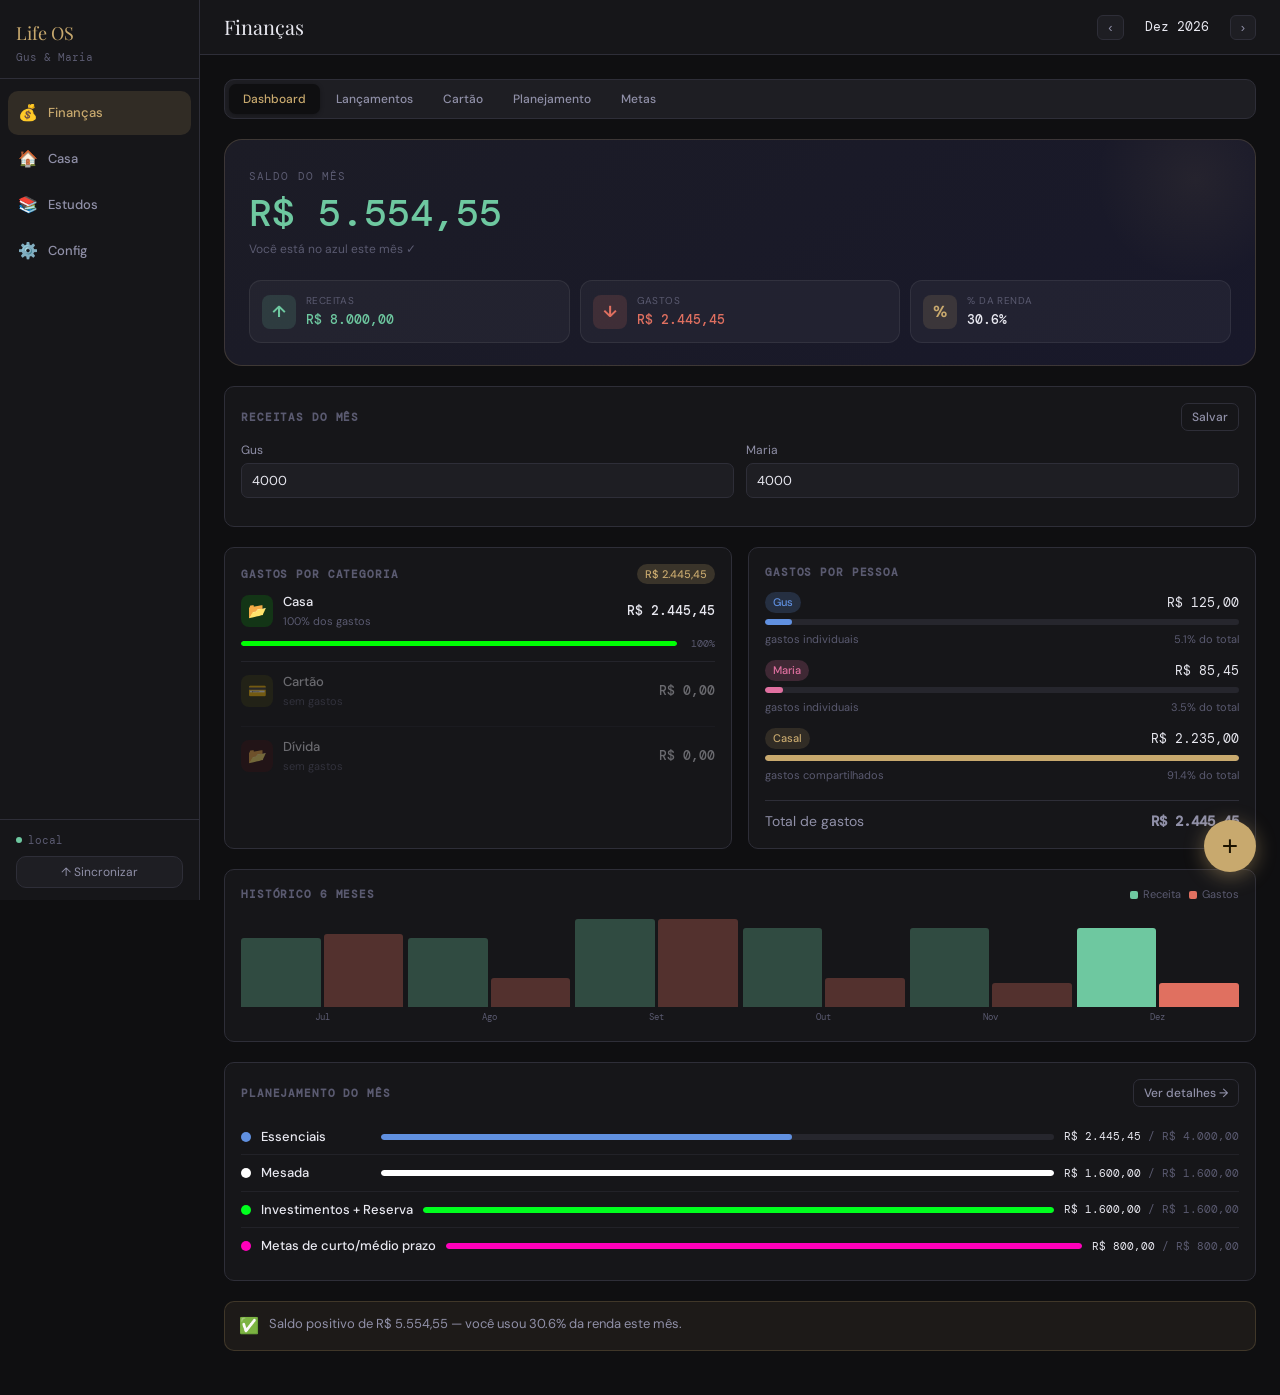
<file: index.old.html>
<!DOCTYPE html>
<html lang="pt-BR">
<head>
<meta charset="UTF-8">
<meta name="viewport" content="width=device-width, initial-scale=1.0">
<title>Life OS — Gus & Maria</title>
<link href="https://fonts.googleapis.com/css2?family=Playfair+Display:wght@400;700&family=DM+Mono:wght@300;400;500&family=DM+Sans:wght@300;400;500;600&display=swap" rel="stylesheet">
<style>
:root {
  --bg: #0f0f11;
  --bg2: #161619;
  --bg3: #1e1e23;
  --bg4: #26262d;
  --border: #2e2e38;
  --text: #e8e8f0;
  --text2: #9090a8;
  --text3: #5a5a70;
  --accent: #c8a96e;
  --accent2: #e8c87e;
  --red: #e07060;
  --green: #6ec8a0;
  --blue: #6090e0;
  --purple: #a060d0;
  --gus: #6090e0;
  --maria: #e070a0;
  --radius: 10px;
  --shadow: 0 2px 16px rgba(0,0,0,0.4);
}
* { box-sizing: border-box; margin: 0; padding: 0; }
body { background: var(--bg); color: var(--text); font-family: 'DM Sans', sans-serif; font-size: 14px; line-height: 1.5; min-height: 100vh; }
a { color: var(--accent); text-decoration: none; }

/* LAYOUT */
.app { display: flex; min-height: 100vh; }
.sidebar { width: 200px; background: var(--bg2); border-right: 1px solid var(--border); display: flex; flex-direction: column; position: fixed; top: 0; left: 0; height: 100vh; z-index: 100; }
.main { margin-left: 200px; flex: 1; display: flex; flex-direction: column; min-height: 100vh; }
.topbar { background: var(--bg2); border-bottom: 1px solid var(--border); padding: 12px 24px; display: flex; align-items: center; justify-content: space-between; position: sticky; top: 0; z-index: 50; }
.content { padding: 24px; flex: 1; }

/* SIDEBAR */
.logo { padding: 20px 16px 12px; border-bottom: 1px solid var(--border); }
.logo-title { font-family: 'Playfair Display', serif; font-size: 18px; color: var(--accent); }
.logo-sub { font-size: 11px; color: var(--text3); font-family: 'DM Mono', monospace; margin-top: 2px; }
.nav { flex: 1; padding: 12px 8px; overflow-y: auto; }
.nav-item { display: flex; align-items: center; gap: 10px; padding: 10px; border-radius: var(--radius); cursor: pointer; color: var(--text2); font-size: 13px; font-weight: 500; transition: all 0.15s; margin-bottom: 2px; }
.nav-item:hover { background: var(--bg3); color: var(--text); }
.nav-item.active { background: rgba(200,169,110,0.15); color: var(--accent); }
.nav-icon { font-size: 16px; width: 20px; text-align: center; flex-shrink: 0; }
.sync-bar { padding: 12px 16px; border-top: 1px solid var(--border); }
.sync-status { font-size: 11px; color: var(--text3); font-family: 'DM Mono', monospace; display: flex; align-items: center; gap: 6px; }
.sync-dot { width: 6px; height: 6px; border-radius: 50%; background: var(--green); flex-shrink: 0; }
.sync-dot.syncing { background: var(--accent); animation: pulse 1s infinite; }
.sync-dot.error { background: var(--red); }
@keyframes pulse { 0%,100%{opacity:1} 50%{opacity:0.3} }
.btn-sync { width: 100%; margin-top: 8px; padding: 7px; background: var(--bg3); border: 1px solid var(--border); border-radius: var(--radius); color: var(--text2); font-size: 12px; cursor: pointer; transition: all 0.15s; font-family: 'DM Sans', sans-serif; }
.btn-sync:hover { border-color: var(--accent); color: var(--accent); }
.btn-sync-mobile {
  display: none;
  align-items: center;
  justify-content: center;
  gap: 5px;
  padding: 6px 10px;
  min-height: 31px;
  background: rgba(200,169,110,0.12);
  border: 1px solid rgba(200,169,110,0.35);
  border-radius: 8px;
  color: var(--accent);
  font-size: 12px;
  font-weight: 600;
  font-family: 'DM Sans', sans-serif;
  cursor: pointer;
  white-space: nowrap;
}
.btn-sync-mobile:hover { background: rgba(200,169,110,0.2); border-color: var(--accent); }
.btn-sync-mobile:active { transform: translateY(1px); }

/* TOPBAR */
.page-title { font-family: 'Playfair Display', serif; font-size: 20px; color: var(--text); }
.topbar-right { display: flex; align-items: center; gap: 12px; }
.month-nav { display: flex; align-items: center; gap: 8px; }
.month-nav button { background: var(--bg3); border: 1px solid var(--border); color: var(--text2); padding: 4px 10px; border-radius: 6px; cursor: pointer; font-size: 13px; transition: all 0.15s; }
.month-nav button:hover { border-color: var(--accent); color: var(--accent); }
.month-label { font-family: 'DM Mono', monospace; font-size: 13px; color: var(--text); min-width: 90px; text-align: center; }

/* TABS */
.tabs { display: flex; gap: 2px; background: var(--bg3); padding: 4px; border-radius: var(--radius); flex-wrap: wrap; margin-bottom: 20px; border: 1px solid var(--border); }
.tab { padding: 7px 14px; border-radius: 7px; cursor: pointer; font-size: 12px; font-weight: 500; color: var(--text2); transition: all 0.15s; white-space: nowrap; background: transparent; border: none; font-family: 'DM Sans', sans-serif; }
.tab:hover { color: var(--text); }
.tab.active { background: var(--bg); color: var(--accent); box-shadow: 0 1px 4px rgba(0,0,0,0.3); }

/* CARDS */
.card { background: var(--bg2); border: 1px solid var(--border); border-radius: var(--radius); padding: 16px; }
.card-title { font-size: 11px; font-weight: 600; text-transform: uppercase; letter-spacing: 0.08em; color: var(--text3); margin-bottom: 12px; font-family: 'DM Mono', monospace; }
.grid2 { display: grid; grid-template-columns: 1fr 1fr; gap: 16px; }
.grid3 { display: grid; grid-template-columns: 1fr 1fr 1fr; gap: 16px; }
.grid4 { display: grid; grid-template-columns: repeat(4, 1fr); gap: 12px; }
.section { margin-bottom: 20px; }

/* KPI */
.kpi { display: flex; flex-direction: column; gap: 4px; }
.kpi-value { font-family: 'DM Mono', monospace; font-size: 22px; font-weight: 500; color: var(--text); }
.kpi-label { font-size: 11px; color: var(--text3); }

/* FORMS */
input, select, textarea { background: var(--bg3); border: 1px solid var(--border); color: var(--text); padding: 8px 10px; border-radius: 7px; font-family: 'DM Sans', sans-serif; font-size: 13px; width: 100%; transition: border-color 0.15s; outline: none; }
input:focus, select:focus, textarea:focus { border-color: var(--accent); }
select option { background: var(--bg3); }
label { font-size: 12px; color: var(--text2); display: block; margin-bottom: 4px; }
.field { margin-bottom: 12px; }
.field-row { display: flex; gap: 10px; align-items: flex-end; }
.field-row .field { flex: 1; margin-bottom: 0; }

/* BUTTONS */
.btn { padding: 8px 16px; border-radius: 7px; border: none; cursor: pointer; font-family: 'DM Sans', sans-serif; font-size: 13px; font-weight: 500; transition: all 0.15s; display: inline-flex; align-items: center; gap: 6px; }
.btn-primary { background: var(--accent); color: #1a1200; }
.btn-primary:hover { background: var(--accent2); }
.btn-ghost { background: transparent; border: 1px solid var(--border); color: var(--text2); }
.btn-ghost:hover { border-color: var(--accent); color: var(--accent); }
.btn-danger { background: rgba(224,112,96,0.15); border: 1px solid var(--red); color: var(--red); }
.btn-danger:hover { background: rgba(224,112,96,0.25); }
.btn-sm { padding: 5px 10px; font-size: 12px; }
.btn-icon { width: 28px; height: 28px; padding: 0; justify-content: center; font-size: 14px; border: 1px solid var(--border); }

/* TABLES */
table { width: 100%; border-collapse: collapse; table-layout: auto; }
th { text-align: left; padding: 8px 10px; font-size: 11px; font-weight: 600; text-transform: uppercase; letter-spacing: 0.07em; color: var(--text3); border-bottom: 1px solid var(--border); font-family: 'DM Mono', monospace; white-space: nowrap; }
td { padding: 9px 10px; border-bottom: 1px solid rgba(46,46,56,0.5); font-size: 13px; vertical-align: middle; }
tr:last-child td { border-bottom: none; }
tr:hover td { background: rgba(255,255,255,0.02); }
.mono { font-family: 'DM Mono', monospace; }
/* inputs inside tables — constrain width so they don't overflow */
td input[type="number"] { width: 90px; padding: 5px 8px; font-size: 12px; }

/* BADGES */
.badge { display: inline-flex; align-items: center; padding: 2px 8px; border-radius: 12px; font-size: 11px; font-weight: 500; }
.badge-gus { background: rgba(96,144,224,0.2); color: var(--gus); }
.badge-maria { background: rgba(224,112,160,0.2); color: var(--maria); }
.badge-casal { background: rgba(200,169,110,0.15); color: var(--accent); }
.badge-green { background: rgba(110,200,160,0.2); color: var(--green); }
.badge-red { background: rgba(224,112,96,0.2); color: var(--red); }
.badge-accent { background: rgba(200,169,110,0.2); color: var(--accent); }

/* TOGGLE SWITCH */
.toggle { position: relative; display: inline-block; width: 36px; height: 20px; flex-shrink: 0; }
.toggle input { opacity: 0; width: 0; height: 0; }
.toggle-slider { position: absolute; inset: 0; background: var(--bg4); border-radius: 20px; cursor: pointer; transition: 0.2s; border: 1px solid var(--border); }
.toggle-slider:before { content: ''; position: absolute; width: 14px; height: 14px; left: 2px; top: 2px; background: var(--text3); border-radius: 50%; transition: 0.2s; }
.toggle input:checked + .toggle-slider { background: rgba(200,169,110,0.3); border-color: var(--accent); }
.toggle input:checked + .toggle-slider:before { transform: translateX(16px); background: var(--accent); }

/* ORÇAMENTO — view switcher */
.view-switcher { display: flex; background: var(--bg4); border: 1px solid var(--border); border-radius: 8px; padding: 3px; gap: 2px; flex-shrink: 0; }
.view-btn { padding: 5px 12px; border-radius: 6px; border: none; cursor: pointer; font-size: 12px; font-weight: 500; font-family: 'DM Sans', sans-serif; background: transparent; color: var(--text2); transition: all 0.15s; }
.view-btn.active { background: var(--bg); color: var(--accent); box-shadow: 0 1px 4px rgba(0,0,0,0.3); }

/* PROGRESS BAR */
.progress { height: 6px; background: var(--bg4); border-radius: 3px; overflow: hidden; }
.progress-bar { height: 100%; border-radius: 3px; transition: width 0.4s ease; }

/* DONUT CHART */
.donut-wrap { display: flex; align-items: center; gap: 20px; }
.donut-legend { flex: 1; display: flex; flex-direction: column; gap: 7px; min-width: 0; }
.donut-legend-item { display: flex; align-items: center; gap: 8px; font-size: 12px; min-width: 0; }
.donut-dot { width: 10px; height: 10px; border-radius: 2px; flex-shrink: 0; }
.donut-legend-name { flex: 1; overflow: hidden; text-overflow: ellipsis; white-space: nowrap; color: var(--text2); }

/* BAR CHART */
.bar-chart { display: flex; align-items: flex-end; gap: 6px; height: 100px; padding-top: 8px; }
.bar-group { flex: 1; display: flex; flex-direction: column; align-items: center; gap: 4px; height: 100%; justify-content: flex-end; }
.bar { width: 100%; border-radius: 3px 3px 0 0; min-height: 2px; }
.bar-label { font-size: 9px; color: var(--text3); font-family: 'DM Mono', monospace; flex-shrink: 0; }

/* DASHBOARD BREAKDOWNS */
.category-breakdown { display: flex; flex-direction: column; gap: 12px; }
.category-row { display: flex; flex-direction: column; gap: 6px; }
.category-row-head { display: flex; justify-content: space-between; align-items: center; gap: 10px; font-size: 13px; }
.pie-breakdown { display: grid; grid-template-columns: 180px minmax(0, 1fr); gap: 18px; align-items: center; }
.pie-chart-box { display: flex; align-items: center; justify-content: center; min-height: 180px; }
.pie-legend { display: flex; flex-direction: column; gap: 9px; min-width: 0; }
.pie-legend-item { display: grid; grid-template-columns: 14px minmax(0, 1fr) auto; gap: 8px; align-items: center; font-size: 12px; }
.pie-dot { width: 11px; height: 11px; border-radius: 50%; display: inline-block; }
.pie-name { color: var(--text2); overflow: hidden; text-overflow: ellipsis; white-space: nowrap; }
.pie-value { font-family: 'DM Mono', monospace; color: var(--text); white-space: nowrap; }
.pie-meta { grid-column: 2 / -1; color: var(--text3); font-size: 11px; margin-top: -4px; }
.category-name { display: flex; align-items: center; gap: 8px; min-width: 0; color: var(--text); }
.category-name span:last-child { overflow: hidden; text-overflow: ellipsis; white-space: nowrap; }
.category-dot { width: 10px; height: 10px; border-radius: 3px; flex-shrink: 0; }
.category-meta { display: flex; justify-content: space-between; gap: 8px; color: var(--text3); font-size: 11px; flex-wrap: wrap; }
.owner-split { display: flex; flex-direction: column; gap: 13px; }
.owner-row { display: flex; flex-direction: column; gap: 6px; }
.owner-row-head { display: flex; justify-content: space-between; align-items: center; gap: 10px; }
.owner-total { margin-top: 4px; padding-top: 10px; border-top: 1px solid var(--border); display: flex; justify-content: space-between; align-items: center; color: var(--text2); }
.empty-state { text-align: center; color: var(--text3); padding: 18px 8px; font-size: 13px; }


/* MODAL */
.modal-overlay { position: fixed; inset: 0; background: rgba(0,0,0,0.7); z-index: 1000; display: flex; align-items: center; justify-content: center; padding: 20px; }
.modal { background: var(--bg2); border: 1px solid var(--border); border-radius: 14px; padding: 24px; width: 100%; max-width: 480px; max-height: 90vh; overflow-y: auto; box-shadow: var(--shadow); }
.modal-title { font-family: 'Playfair Display', serif; font-size: 18px; margin-bottom: 20px; color: var(--text); }
.modal-footer { display: flex; justify-content: flex-end; gap: 10px; margin-top: 20px; }

/* SCROLLBAR */
::-webkit-scrollbar { width: 6px; height: 6px; }
::-webkit-scrollbar-track { background: transparent; }
::-webkit-scrollbar-thumb { background: var(--border); border-radius: 3px; }
::-webkit-scrollbar-thumb:hover { background: var(--text3); }

/* UTILITY */
.flex { display: flex; }
.flex-col { display: flex; flex-direction: column; }
.items-center { align-items: center; }
.justify-between { justify-content: space-between; }
.gap-4 { gap: 4px; }
.gap-8 { gap: 8px; }
.gap-12 { gap: 12px; }
.gap-16 { gap: 16px; }
.mt-4 { margin-top: 4px; }
.mt-8 { margin-top: 8px; }
.mt-12 { margin-top: 12px; }
.mt-16 { margin-top: 16px; }
.ml-8 { margin-left: 8px; }
.text-right { text-align: right; }
.text-center { text-align: center; }
.text-sm { font-size: 12px; }
.green { color: var(--green); }
.red { color: var(--red); }
.accent { color: var(--accent); }
.text2 { color: var(--text2); }
.text3 { color: var(--text3); }
.hidden { display: none !important; }
.w100 { width: 100%; }
.divider { border: none; border-top: 1px solid var(--border); margin: 16px 0; }
.flex-1 { flex: 1; }

/* PAGE SECTIONS */
.page { display: none; }
.page.active { display: block; }

/* COFRINHOS */
.cofrinho-card { background: var(--bg2); border: 1px solid var(--border); border-radius: var(--radius); padding: 16px; }
.cofrinho-grid { display: grid; grid-template-columns: repeat(auto-fill, minmax(30px, 1fr)); gap: 4px; margin-top: 12px; max-height: 200px; overflow-y: auto; }
.cofrinho-num { width: 100%; aspect-ratio: 1; border-radius: 4px; border: 1px solid var(--border); display: flex; align-items: center; justify-content: center; font-size: 10px; font-family: 'DM Mono', monospace; cursor: pointer; transition: all 0.15s; user-select: none; }
.cofrinho-num:hover { border-color: var(--accent); }
.cofrinho-num.marked { background: rgba(200,169,110,0.2); border-color: var(--accent); color: var(--accent); }


/* COLLAPSIBLE FORMS */
.collapse-card { background: var(--bg2); border: 1px solid var(--border); border-radius: var(--radius); overflow: hidden; }
.collapse-card > summary { list-style: none; cursor: pointer; padding: 16px; display: flex; align-items: center; justify-content: space-between; gap: 12px; }
.collapse-card > summary::-webkit-details-marker { display: none; }
.collapse-summary-title { display: flex; flex-direction: column; gap: 2px; min-width: 0; }
.collapse-summary-title strong { font-size: 13px; color: var(--text); }
.collapse-summary-title span { font-size: 12px; color: var(--text3); }
.collapse-indicator { flex-shrink: 0; color: var(--accent); font-size: 12px; font-family: 'DM Mono', monospace; }
.collapse-card[open] .collapse-indicator::after { content: 'recolher'; }
.collapse-card:not([open]) .collapse-indicator::after { content: '+ adicionar'; }
.collapse-body { padding: 0 16px 16px; border-top: 1px solid rgba(46,46,56,0.6); }
.mode-hint { font-size: 11px; color: var(--text3); margin-top: 4px; }

/* EXPANDABLE GOALS */
.goal-summary, .cofrinho-summary { cursor: pointer; display: flex; justify-content: space-between; align-items: center; gap: 12px; }
.goal-summary-main, .cofrinho-summary-main { min-width: 0; flex: 1; }
.goal-summary-title, .cofrinho-summary-title { display: flex; align-items: center; gap: 8px; flex-wrap: wrap; font-weight: 600; }
.goal-summary-title span:first-child, .cofrinho-summary-title span:first-child { overflow: hidden; text-overflow: ellipsis; white-space: nowrap; }
.goal-summary-meta, .cofrinho-summary-meta { margin-top: 3px; font-size: 11px; color: var(--text3); display: flex; gap: 8px; flex-wrap: wrap; }
.goal-chevron { color: var(--text3); font-size: 16px; transition: transform 0.18s; }
.goal-details, .cofrinho-details { margin-top: 12px; padding-top: 12px; border-top: 1px solid var(--border); }
.inline-form { display: flex; gap: 8px; align-items: flex-end; flex-wrap: wrap; margin-top: 12px; }
.inline-form input { max-width: 180px; }
.meta-board { display: grid; grid-template-columns: minmax(0, 1fr) minmax(0, 1fr); gap: 16px; align-items: start; }
.meta-list { display: flex; flex-direction: column; gap: 8px; }

/* TASKS */
.task-item { background: var(--bg2); border: 1px solid var(--border); border-radius: var(--radius); padding: 12px 14px; display: flex; align-items: center; gap: 12px; margin-bottom: 8px; }
.task-check { width: 18px; height: 18px; border: 2px solid var(--border); border-radius: 4px; cursor: pointer; flex-shrink: 0; display: flex; align-items: center; justify-content: center; transition: all 0.15s; }
.task-check.checked { background: var(--accent); border-color: var(--accent); }
.task-name { font-size: 13px; }
.task-name.done { text-decoration: line-through; color: var(--text3); }
.task-meta { font-size: 11px; color: var(--text3); display: flex; align-items: center; gap: 8px; flex-wrap: wrap; margin-top: 2px; }

/* INSIGHTS */
.insight { background: rgba(200,169,110,0.08); border: 1px solid rgba(200,169,110,0.2); border-radius: var(--radius); padding: 12px 14px; margin-bottom: 8px; display: flex; gap: 10px; align-items: flex-start; }
.insight-icon { font-size: 16px; flex-shrink: 0; }
.insight-text { font-size: 13px; color: var(--text2); line-height: 1.5; }

/* STUDY */
.session-item { background: var(--bg3); border-radius: 7px; padding: 10px 12px; margin-bottom: 6px; display: flex; gap: 12px; align-items: flex-start; }
.session-hours { font-family: 'DM Mono', monospace; font-size: 16px; font-weight: 500; color: var(--accent); min-width: 40px; flex-shrink: 0; }
.session-meta { font-size: 11px; color: var(--text3); margin-top: 2px; }

/* GOALS */
.goal-item { background: var(--bg3); border-radius: var(--radius); padding: 14px; margin-bottom: 8px; }
.goal-name { font-size: 14px; font-weight: 500; margin-bottom: 8px; display: flex; justify-content: space-between; align-items: flex-start; gap: 8px; }
.goal-progress { display: flex; align-items: center; gap: 10px; margin-top: 6px; }
.goal-pct { font-family: 'DM Mono', monospace; font-size: 12px; color: var(--accent); min-width: 36px; }

/* TOAST */
.toast { position: fixed; bottom: 24px; right: 24px; background: var(--bg2); border: 1px solid var(--border); border-radius: var(--radius); padding: 12px 16px; font-size: 13px; z-index: 9999; box-shadow: var(--shadow); transition: all 0.3s; opacity: 0; transform: translateY(10px); max-width: 300px; pointer-events: none; }
.toast.show { opacity: 1; transform: translateY(0); }
.toast.success { border-color: var(--green); color: var(--green); }
.toast.error { border-color: var(--red); color: var(--red); }

/* MONTH TIMELINE */
.month-timeline { display: flex; gap: 8px; overflow-x: auto; padding-bottom: 4px; }
.month-chip { padding: 6px 14px; border-radius: 20px; border: 1px solid var(--border); cursor: pointer; font-size: 12px; font-family: 'DM Mono', monospace; color: var(--text2); transition: all 0.15s; white-space: nowrap; flex-shrink: 0; }
.month-chip:hover { border-color: var(--accent); color: var(--accent); }
.month-chip.active { background: var(--accent); color: #1a1200; border-color: var(--accent); font-weight: 600; }

/* ORC TABLE — color swatch cell */
.color-swatch { width: 16px; height: 16px; border-radius: 3px; flex-shrink: 0; display: inline-block; }


/* FINANCE TABLES */
.finance-stack { display: flex; flex-direction: column; gap: 16px; }
.table-scroll { width: 100%; overflow-x: auto; -webkit-overflow-scrolling: touch; border-radius: 8px; }
.responsive-table input[type="number"] { min-width: 96px; }
.responsive-table .real-value-input { width: 120px; text-align: right; }
.responsive-table .table-actions { white-space: nowrap; }
.month-context { font-size: 11px; color: var(--text3); font-family: 'DM Mono', monospace; margin-top: -6px; margin-bottom: 10px; }

/* RESPONSIVE */
@media (min-width: 1180px) {
  .content { max-width: 1280px; width: 100%; margin: 0 auto; }
  .grid2 { grid-template-columns: repeat(2, minmax(0, 1fr)); }
}

@media (max-width: 1050px) {
  .meta-board { grid-template-columns: 1fr; }
  .grid4 { grid-template-columns: 1fr 1fr; }
  .grid3 { grid-template-columns: 1fr 1fr; }
  .topbar { padding: 12px 18px; }
}

@media (max-width: 768px) {
  body { font-size: 13px; }
  .app { display: block; }
  .sidebar {
    width: 100%;
    height: 66px;
    top: auto;
    bottom: 0;
    right: 0;
    border-right: none;
    border-top: 1px solid var(--border);
    flex-direction: row;
    z-index: 200;
  }
  .logo, .sync-bar { display: none; }
  .nav {
    display: flex;
    width: 100%;
    padding: 6px;
    overflow: visible;
    justify-content: space-around;
  }
  .nav-item {
    flex: 1;
    margin: 0;
    min-width: 0;
    flex-direction: column;
    justify-content: center;
    gap: 3px;
    padding: 6px 4px;
    font-size: 10px;
    text-align: center;
  }
  .nav-item span:not(.nav-icon) {
    display: block;
    max-width: 100%;
    overflow: hidden;
    text-overflow: ellipsis;
  }
  .nav-icon { width: auto; font-size: 18px; }
  .main {
    margin-left: 0;
    min-height: 100vh;
    padding-bottom: 74px;
  }
  .topbar {
    padding: 12px 14px;
    gap: 10px;
    align-items: flex-start;
  }
  .page-title { font-size: 18px; line-height: 1.2; }
  .topbar-right { gap: 6px; flex-wrap: wrap; justify-content: flex-end; }
  .btn-sync-mobile { display: inline-flex; }
  .month-nav { gap: 5px; }
  .month-nav button { padding: 5px 9px; }
  .month-label { min-width: 76px; font-size: 12px; }
  .content { padding: 14px; }
  .tabs {
    overflow-x: auto;
    flex-wrap: nowrap;
    margin-bottom: 16px;
    padding: 4px;
    scroll-snap-type: x proximity;
  }
  .tab {
    flex: 0 0 auto;
    scroll-snap-align: start;
    padding: 8px 12px;
  }
  .grid2, .grid3, .grid4 { grid-template-columns: 1fr; gap: 12px; }
  .field-row { flex-direction: column; gap: 10px; align-items: stretch; }
  .field-row .field { width: 100%; }
  .card { padding: 14px; border-radius: 12px; }
  .kpi-value { font-size: 20px; }
  .donut-wrap { flex-direction: column; align-items: stretch; gap: 14px; }
  .pie-breakdown { grid-template-columns: 1fr; gap: 12px; }
  .pie-chart-box { min-height: 160px; }
  .bar-chart { height: 84px; }
  .category-meta, .owner-total { font-size: 10px; }
  .collapse-card > summary { padding: 14px; }
  .collapse-body { padding: 0 14px 14px; }
  .inline-form input { max-width: none; }
  table { min-width: 640px; }
  .table-scroll { overflow-x: visible; }
  .responsive-table { min-width: 0 !important; border-collapse: separate; border-spacing: 0 10px; }
  .responsive-table thead { display: none; }
  .responsive-table tbody, .responsive-table tr, .responsive-table td { display: block; width: 100%; }
  .responsive-table tr { background: var(--bg3); border: 1px solid var(--border); border-radius: 12px; padding: 10px; margin-bottom: 10px; }
  .responsive-table td { border-bottom: 0; padding: 7px 4px; display: flex; justify-content: space-between; align-items: center; gap: 12px; text-align: right; }
  .responsive-table td::before { content: attr(data-label); color: var(--text3); font-family: 'DM Mono', monospace; font-size: 10px; text-transform: uppercase; letter-spacing: 0.05em; text-align: left; flex: 1; }
  .responsive-table td.table-actions::before { display: none; }
  .responsive-table td.table-actions { justify-content: flex-end; }
  .responsive-table td input[type="number"], .responsive-table td .real-value-input { width: 140px !important; max-width: 58vw; }
  .modal-overlay { align-items: flex-end; padding: 12px; }
  .modal { max-width: 100%; border-radius: 16px 16px 10px 10px; max-height: 88vh; }
  .toast { left: 14px; right: 14px; bottom: 82px; max-width: none; }
}

@media (max-width: 420px) {
  .content { padding: 12px; }
  .card { padding: 12px; }
  .grid2.section, .grid3.section, .grid4.section { gap: 10px; }
  .btn { width: 100%; justify-content: center; }
  .btn-icon { width: 30px; min-width: 30px; }
  .flex.gap-8, .flex.gap-12 { gap: 6px; }
  .month-chip { padding: 6px 10px; }
  .category-row-head, .owner-row-head { font-size: 12px; }
}

/* ===== MOBILLS-STYLE ENHANCEMENTS ===== */
/* HERO BALANCE CARD */
.db-hero {
  background: linear-gradient(145deg, #1c1c26 0%, #18182a 100%);
  border: 1px solid rgba(200,169,110,0.2);
  border-radius: 18px;
  padding: 28px 24px 22px;
  position: relative;
  overflow: hidden;
}
.db-hero::after {
  content: '';
  position: absolute;
  top: -60px; right: -40px;
  width: 200px; height: 200px;
  background: radial-gradient(circle, rgba(200,169,110,0.07) 0%, transparent 70%);
  pointer-events: none;
}
.db-hero-label { font-size: 11px; color: var(--text3); text-transform: uppercase; letter-spacing: 0.1em; font-family: 'DM Mono', monospace; margin-bottom: 8px; }
.db-hero-value { font-family: 'DM Mono', monospace; font-size: 38px; font-weight: 500; line-height: 1.1; margin-bottom: 6px; position: relative; z-index: 1; }
.db-hero-sub { font-size: 12px; color: var(--text3); margin-bottom: 22px; }
.db-stat-row { display: grid; grid-template-columns: repeat(3,1fr); gap: 10px; }
.db-stat-card { background: rgba(255,255,255,0.04); border: 1px solid rgba(255,255,255,0.07); border-radius: 12px; padding: 12px; display: flex; align-items: center; gap: 10px; }
.db-stat-icon { flex-shrink: 0; width: 34px; height: 34px; border-radius: 8px; display: flex; align-items: center; justify-content: center; font-size: 16px; font-weight: 700; }
.db-stat-icon.green  { background: rgba(110,200,160,0.15); color: var(--green); }
.db-stat-icon.red    { background: rgba(224,112,96,0.15);  color: var(--red); }
.db-stat-icon.accent { background: rgba(200,169,110,0.15); color: var(--accent); }
.db-stat-label { font-size: 10px; color: var(--text3); margin-bottom: 2px; text-transform: uppercase; letter-spacing: 0.04em; }
.db-stat-value { font-family: 'DM Mono', monospace; font-size: 13px; font-weight: 500; color: var(--text); }
.db-stat-value.green { color: var(--green); }
.db-stat-value.red   { color: var(--red); }
.db-stat-value.warn  { color: var(--accent); }

/* CATEGORY ITEMS WITH ICONS + PROGRESS */
.cat-item { padding: 10px 0; border-bottom: 1px solid rgba(46,46,56,0.6); }
.cat-item:last-child { border-bottom: none; padding-bottom: 0; }
.cat-item:first-child { padding-top: 4px; }
.cat-item-head { display: flex; align-items: center; gap: 10px; margin-bottom: 7px; }
.cat-icon { width: 32px; height: 32px; border-radius: 8px; display: flex; align-items: center; justify-content: center; font-size: 15px; flex-shrink: 0; }
.cat-info { flex: 1; min-width: 0; }
.cat-name { font-size: 13px; font-weight: 500; color: var(--text); }
.cat-budget { font-size: 11px; margin-top: 1px; }
.cat-amount { font-family: 'DM Mono', monospace; font-size: 13px; font-weight: 500; flex-shrink: 0; }
.cat-progress-row { display: flex; align-items: center; gap: 8px; }
.cat-bar-wrap { flex: 1; height: 5px; background: var(--bg4); border-radius: 3px; overflow: hidden; }
.cat-bar-fill { height: 100%; border-radius: 3px; transition: width 0.4s ease; }
.cat-pct { font-family: 'DM Mono', monospace; font-size: 10px; color: var(--text3); min-width: 30px; text-align: right; }

/* HISTORY DUAL-BAR CHART */
.history-chart { display: flex; align-items: flex-end; gap: 5px; height: 110px; padding-top: 4px; }
.history-group { flex: 1; display: flex; flex-direction: column; align-items: center; gap: 4px; height: 100%; justify-content: flex-end; }
.history-bars { display: flex; gap: 3px; align-items: flex-end; width: 100%; flex: 1; }
.history-bar { flex: 1; border-radius: 3px 3px 0 0; min-height: 2px; }
.history-label { font-size: 9px; color: var(--text3); font-family: 'DM Mono', monospace; flex-shrink: 0; }

/* BUDGET VISUAL CARDS */
.orc-visual-grid { display: flex; flex-direction: column; gap: 8px; }
.orc-cat-card { background: var(--bg3); border-radius: 12px; padding: 14px; }
.orc-cat-head { display: flex; align-items: center; gap: 10px; margin-bottom: 10px; }
.orc-cat-icon { width: 34px; height: 34px; border-radius: 9px; display: flex; align-items: center; justify-content: center; font-size: 16px; flex-shrink: 0; }
.orc-cat-name { font-size: 13px; font-weight: 600; flex: 1; color: var(--text); }
.orc-amounts { display: flex; justify-content: space-between; align-items: baseline; gap: 8px; margin-bottom: 8px; }
.orc-spent { font-family: 'DM Mono', monospace; font-size: 15px; font-weight: 500; }
.orc-limit { font-family: 'DM Mono', monospace; font-size: 12px; color: var(--text3); }
.orc-bar-row { display: flex; align-items: center; gap: 8px; }
.orc-bar-wrap { flex: 1; height: 6px; background: var(--bg4); border-radius: 3px; overflow: hidden; }
.orc-bar-fill { height: 100%; border-radius: 3px; transition: width 0.4s ease; }
.orc-bar-pct { font-family: 'DM Mono', monospace; font-size: 11px; min-width: 36px; text-align: right; }

/* AMOUNT COLORS */
.amount-expense { color: var(--red); }
.amount-income  { color: var(--green); }

/* TIPO BADGE */
.tipo-expense { color: var(--red);   font-size: 11px; font-weight: 600; }
.tipo-income  { color: var(--green); font-size: 11px; font-weight: 600; }

@media (max-width: 768px) {
  .db-hero { padding: 20px 16px 16px; }
  .db-hero-value { font-size: 30px; }
  .db-stat-row { gap: 8px; }
  .db-stat-card { padding: 10px 8px; gap: 8px; }
  .db-stat-icon { width: 28px; height: 28px; font-size: 13px; }
  .db-stat-value { font-size: 12px; }
  .db-stat-label { font-size: 9px; }
}

/* FAB (Floating Action Button) */
.fab {
  position: fixed; bottom: 90px; right: 24px;
  width: 52px; height: 52px; border-radius: 50%;
  background: var(--accent); color: #1a1200; border: none; cursor: pointer;
  font-size: 28px; font-weight: 300; line-height: 1;
  display: flex; align-items: center; justify-content: center;
  box-shadow: 0 4px 20px rgba(200,169,110,0.45); z-index: 300;
  transition: all 0.18s;
}
.fab:hover { background: var(--accent2); transform: scale(1.08); box-shadow: 0 6px 28px rgba(200,169,110,0.55); }
.fab:active { transform: scale(0.95); }
@media (min-width: 769px) { .fab { bottom: 28px; } }

/* CREDIT CARD VISUAL */
.cc-summary {
  background: linear-gradient(135deg, #1a2a4a 0%, #0f1f3d 100%);
  border: 1px solid rgba(96,144,224,0.25); border-radius: 16px;
  padding: 20px 24px; display: flex; align-items: center;
  justify-content: space-between; gap: 16px; position: relative; overflow: hidden;
}
.cc-summary::after { content: '◉'; position: absolute; right: -10px; top: -14px; font-size: 80px; color: rgba(255,255,255,0.03); line-height: 1; pointer-events: none; }
.cc-summary-left { display: flex; flex-direction: column; gap: 4px; }
.cc-summary-chip { font-size: 10px; color: rgba(96,144,224,0.7); text-transform: uppercase; letter-spacing: 0.1em; margin-bottom: 4px; }
.cc-summary-month { font-family: 'DM Mono', monospace; font-size: 28px; font-weight: 500; color: #e8e8f0; }
.cc-summary-label { font-size: 12px; color: rgba(232,232,240,0.45); }
.cc-summary-stats { display: flex; gap: 24px; flex-wrap: wrap; }
.cc-summary-stat { display: flex; flex-direction: column; gap: 3px; }
.cc-summary-stat-label { font-size: 10px; color: rgba(232,232,240,0.4); text-transform: uppercase; letter-spacing: 0.07em; }
.cc-summary-stat-val { font-family: 'DM Mono', monospace; font-size: 14px; font-weight: 500; color: #e8e8f0; }

/* RECURRING CARDS */
.rec-cards-grid { display: flex; flex-direction: column; gap: 8px; }
.rec-card { background: var(--bg3); border-radius: 10px; padding: 12px 14px; display: flex; align-items: center; gap: 12px; transition: background 0.15s; }
.rec-card:hover { background: var(--bg4); }
.rec-card.inactive { opacity: 0.5; }
.rec-card-left { display: flex; align-items: center; gap: 10px; flex: 1; min-width: 0; }
.rec-card-info { flex: 1; min-width: 0; }
.rec-card-name { font-size: 13px; font-weight: 500; overflow: hidden; text-overflow: ellipsis; white-space: nowrap; }
.rec-card-meta { display: flex; align-items: center; gap: 6px; flex-wrap: wrap; margin-top: 3px; }
.rec-card-right { display: flex; align-items: center; gap: 8px; flex-shrink: 0; }
.rec-card-right input { width: 100px; text-align: right; padding: 5px 8px; font-size: 12px; }
.rec-card-actions { display: flex; align-items: center; gap: 6px; }

/* FILTER BAR */
.filter-bar { display: flex; align-items: center; gap: 10px; flex-wrap: wrap; margin-bottom: 12px; }
.filter-bar input { flex: 1; min-width: 160px; }
.filter-chips { display: flex; gap: 4px; }
.filter-chip { padding: 5px 13px; border-radius: 16px; border: 1px solid var(--border); background: transparent; color: var(--text2); font-size: 12px; cursor: pointer; transition: all 0.15s; font-family: 'DM Sans', sans-serif; white-space: nowrap; }
.filter-chip:hover { border-color: var(--accent); color: var(--accent); }
.filter-chip.active { background: var(--accent); color: #1a1200; border-color: var(--accent); font-weight: 600; }

/* BUDGET ALERT DOT */
.budget-alert-dot { display: inline-block; width: 7px; height: 7px; background: var(--red); border-radius: 50%; margin-left: 4px; vertical-align: middle; animation: pulse 1.5s infinite; }

/* TRANSACTION CARDS (extrato) */
.txn-list { display: flex; flex-direction: column; gap: 6px; }
.txn-card {
  display: flex; align-items: center; gap: 12px;
  padding: 12px 14px; background: var(--bg3); border-radius: 12px;
  transition: background 0.15s;
}
.txn-card:hover { background: var(--bg4); }
.txn-cat-circle {
  width: 42px; height: 42px; border-radius: 50%;
  display: flex; align-items: center; justify-content: center;
  font-size: 19px; flex-shrink: 0;
}
.txn-body { flex: 1; min-width: 0; }
.txn-name { font-size: 13px; font-weight: 600; overflow: hidden; text-overflow: ellipsis; white-space: nowrap; color: var(--text); }
.txn-meta { font-size: 11px; color: var(--text3); display: flex; align-items: center; gap: 6px; margin-top: 3px; flex-wrap: wrap; }
.txn-right { display: flex; flex-direction: column; align-items: flex-end; gap: 4px; flex-shrink: 0; }
.txn-amount-row { display: flex; align-items: center; gap: 6px; }
.txn-amount {
  font-family: 'DM Mono', monospace; font-size: 15px; font-weight: 600; white-space: nowrap;
  cursor: pointer; padding: 2px 4px; border-radius: 5px; transition: background 0.12s;
}
.txn-amount:hover { background: rgba(255,255,255,0.06); }
.txn-amount.expense { color: var(--red); }
.txn-amount.income  { color: var(--green); }
.txn-delta { font-size: 10px; font-family: 'DM Mono', monospace; padding: 2px 6px; border-radius: 4px; white-space: nowrap; }
.txn-delta.over  { background: rgba(224,112,96,0.15); color: var(--red); }
.txn-delta.under { background: rgba(110,200,160,0.15); color: var(--green); }
.txn-actions { display: flex; gap: 4px; align-items: center; }
.txn-del-btn { background: transparent; border: 1px solid transparent; border-radius: 6px; color: var(--text3); cursor: pointer; padding: 2px 7px; font-size: 14px; transition: all 0.15s; }
.txn-del-btn:hover { border-color: var(--red); color: var(--red); }
.txn-real-wrap { display: none; align-items: center; gap: 4px; }
.txn-real-wrap.open { display: flex; }
.txn-real-input { width: 92px; padding: 4px 8px; font-size: 12px; text-align: right; }

/* FAB TABS */
.fab-tabs { display: flex; gap: 3px; margin-bottom: 18px; background: var(--bg3); border-radius: 10px; padding: 4px; }
.fab-tab { flex: 1; padding: 7px 3px; border-radius: 7px; border: none; cursor: pointer; font-size: 11px; font-weight: 500; color: var(--text2); background: transparent; font-family: 'DM Sans', sans-serif; transition: all 0.15s; white-space: nowrap; }
.fab-tab.active { background: var(--bg); color: var(--accent); box-shadow: 0 1px 4px rgba(0,0,0,0.3); }
.fab-meta-preview { background: var(--bg3); border-radius: 8px; padding: 10px 12px; margin-top: 8px; font-size: 12px; color: var(--text2); }

/* PLAN OVERVIEW no dashboard */
.db-plan-row { display: flex; align-items: center; gap: 10px; padding: 8px 0; border-bottom: 1px solid rgba(46,46,56,0.5); }
.db-plan-row:last-child { border-bottom: none; }
.db-plan-dot { width: 10px; height: 10px; border-radius: 50%; flex-shrink: 0; }
.db-plan-name { font-size: 13px; font-weight: 500; min-width: 110px; }
.db-plan-bar-wrap { flex: 1; height: 6px; background: var(--bg4); border-radius: 3px; overflow: hidden; }
.db-plan-bar-fill { height: 100%; border-radius: 3px; transition: width 0.3s; }
.db-plan-amounts { font-family: 'DM Mono', monospace; font-size: 11px; color: var(--text3); white-space: nowrap; text-align: right; min-width: 130px; }
.db-plan-amounts span { color: var(--text); }

/* PLAN BUCKET SELECT (inline em transaction cards) */
.plan-select { font-size: 10px; padding: 2px 6px; border-radius: 6px; border: 1px solid var(--border); background: var(--bg4); color: var(--text2); cursor: pointer; max-width: 110px; font-family: 'DM Sans', sans-serif; }
.plan-select:focus { border-color: var(--accent); outline: none; color: var(--text); }

/* SALARY CARD no dashboard */
.salary-inputs { display: flex; gap: 12px; flex-wrap: wrap; }
.salary-inputs .field { flex: 1; min-width: 110px; }

/* CASA IMPROVEMENTS */
.task-overdue .task-name { color: var(--red); }
.task-overdue .task-check { border-color: var(--red); }
.task-section-header { font-size: 11px; font-weight: 600; text-transform: uppercase; letter-spacing: 0.08em; color: var(--text3); font-family: 'DM Mono', monospace; margin: 16px 0 8px; display: flex; align-items: center; gap: 8px; }
.task-section-header.overdue { color: var(--red); }
.task-section-header.upcoming { color: var(--accent); }
.task-upcoming-date { font-size: 10px; font-family: 'DM Mono', monospace; background: var(--bg3); border-radius: 5px; padding: 2px 7px; color: var(--text3); margin-left: auto; }
.casa-badge { display: inline-flex; align-items: center; justify-content: center; background: var(--red); color: #fff; border-radius: 10px; font-size: 9px; padding: 1px 5px; font-family: 'DM Mono', monospace; margin-left: 4px; line-height: 1.4; }
.task-note { font-size: 11px; color: var(--text3); margin-top: 2px; }
.task-gcal-link { font-size: 10px; color: var(--accent); text-decoration: none; margin-left: 4px; }
.task-gcal-link:hover { text-decoration: underline; }
</style>
</head>
<body>
<div class="app">
  <!-- SIDEBAR -->
  <div class="sidebar">
    <div class="logo">
      <div class="logo-title">Life OS</div>
      <div class="logo-sub" id="logoNames">Gus & Maria</div>
    </div>
    <nav class="nav">
      <div class="nav-item active" onclick="showPage('financas')">
        <span class="nav-icon">💰</span><span>Finanças</span>
      </div>
      <div class="nav-item" id="nav-casa" onclick="showPage('casa')">
        <span class="nav-icon">🏠</span><span id="nav-casa-label">Casa</span>
      </div>
      <div class="nav-item" onclick="showPage('estudos')">
        <span class="nav-icon">📚</span><span>Estudos</span>
      </div>
      <div class="nav-item" onclick="showPage('config')">
        <span class="nav-icon">⚙️</span><span>Config</span>
      </div>
    </nav>
    <div class="sync-bar">
      <div class="sync-status">
        <div class="sync-dot" id="syncDot"></div>
        <span id="syncText">local</span>
      </div>
      <button class="btn-sync" onclick="syncToGitHub()">↑ Sincronizar</button>
    </div>
  </div>

  <!-- MAIN -->
  <div class="main">
    <div class="topbar">
      <div class="page-title" id="pageTitle">Finanças</div>
      <div class="topbar-right">
        <div class="month-nav" id="monthNavWrap">
          <button onclick="changeMonth(-1)">‹</button>
          <div class="month-label" id="monthLabel"></div>
          <button onclick="changeMonth(1)">›</button>
        </div>
        <button class="btn-sync-mobile" onclick="syncToGitHub()" title="Sincronizar com GitHub">↻ Sync</button>
      </div>
    </div>

    <div class="content">
      <!-- ===== FINANÇAS ===== -->
      <div class="page active" id="page-financas">
        <div class="tabs" id="finTabs">
          <button class="tab active" onclick="showFinTab('dashboard')">Dashboard</button>
          <button class="tab" onclick="showFinTab('avulsos')">Lançamentos</button>
          <button class="tab" onclick="showFinTab('cartao')">Cartão</button>
          <button class="tab" id="tab-orcamento" onclick="showFinTab('orcamento')">Planejamento</button>
          <button class="tab" onclick="showFinTab('metas')">Metas</button>
        </div>

        <!-- DASHBOARD -->
        <div id="fin-dashboard">
          <!-- Hero Balance Card -->
          <div class="db-hero section">
            <div class="db-hero-label">Saldo do Mês</div>
            <div class="db-hero-value" id="db-saldo">R$ 0</div>
            <div class="db-hero-sub" id="db-hero-sub">receita − gastos</div>
            <div class="db-stat-row">
              <div class="db-stat-card">
                <div class="db-stat-icon green">↑</div>
                <div>
                  <div class="db-stat-label">Receitas</div>
                  <div class="db-stat-value green" id="db-income">R$ 0</div>
                </div>
              </div>
              <div class="db-stat-card">
                <div class="db-stat-icon red">↓</div>
                <div>
                  <div class="db-stat-label">Gastos</div>
                  <div class="db-stat-value red" id="db-expense-total">R$ 0</div>
                </div>
              </div>
              <div class="db-stat-card">
                <div class="db-stat-icon accent">%</div>
                <div>
                  <div class="db-stat-label">% da Renda</div>
                  <div class="db-stat-value" id="db-pct-renda">0%</div>
                </div>
              </div>
            </div>
          </div>
          <!-- Receitas do Mês -->
          <div class="card section" id="db-salary-card">
            <div class="flex justify-between items-center" style="margin-bottom:10px">
              <div class="card-title" style="margin:0">Receitas do Mês</div>
              <button class="btn btn-ghost btn-sm" onclick="saveMonthlySalary()">Salvar</button>
            </div>
            <div class="salary-inputs">
              <div class="field"><label id="sal-label-1">Gus</label><input id="sal-gus" type="number" placeholder="0.00" step="100" onkeydown="if(event.key==='Enter')saveMonthlySalary()"></div>
              <div class="field"><label id="sal-label-2">Maria</label><input id="sal-maria" type="number" placeholder="0.00" step="100" onkeydown="if(event.key==='Enter')saveMonthlySalary()"></div>
            </div>
          </div>
          <div class="grid2 section">
            <div class="card">
              <div class="flex justify-between items-center" style="margin-bottom:4px;gap:10px">
                <div class="card-title" style="margin:0">Gastos por Categoria</div>
                <span class="badge badge-accent" id="db-category-total">R$ 0,00</span>
              </div>
              <div id="db-category-breakdown"></div>
            </div>
            <div class="card">
              <div class="card-title">Gastos por Pessoa</div>
              <div id="db-compare"></div>
            </div>
          </div>
          <div class="card section">
            <div class="flex justify-between items-center" style="margin-bottom:12px">
              <div class="card-title" style="margin:0">Histórico 6 Meses</div>
              <div class="flex gap-8 items-center" style="flex-shrink:0">
                <span style="display:flex;align-items:center;gap:5px;font-size:11px;color:var(--text3)"><span style="width:8px;height:8px;border-radius:2px;background:var(--green);display:inline-block"></span>Receita</span>
                <span style="display:flex;align-items:center;gap:5px;font-size:11px;color:var(--text3)"><span style="width:8px;height:8px;border-radius:2px;background:var(--red);display:inline-block"></span>Gastos</span>
              </div>
            </div>
            <div class="history-chart" id="db-history"></div>
          </div>
          <!-- Visão do planejamento -->
          <div class="card section" id="db-plan-card">
            <div class="flex justify-between items-center" style="margin-bottom:12px">
              <div class="card-title" style="margin:0">Planejamento do Mês</div>
              <button class="btn btn-ghost btn-sm" onclick="showFinTab('orcamento')">Ver detalhes →</button>
            </div>
            <div id="db-plan-buckets"></div>
          </div>
          <div class="section" id="db-insights"></div>
        </div>

        <!-- MESES (mantido apenas por compatibilidade de dados, não exibido no menu Planejamento) -->
        <div id="fin-meses" class="hidden">
          <div class="section">
            <div class="month-timeline" id="mesesTimeline"></div>
          </div>
          <div id="mesKpis" class="grid4 section"></div>
          <div class="card">
            <div class="card-title">Nota do Mês</div>
            <textarea id="mesNote" rows="3" placeholder="Observações sobre este mês..."></textarea>
            <div class="mt-8"><button class="btn btn-primary btn-sm" onclick="saveMesNote()">Salvar Nota</button></div>
          </div>
        </div>

        <!-- PROJ x REAL (mantido apenas por compatibilidade de dados, não exibido no menu Planejamento) -->
        <div id="fin-projreal" class="hidden">
          <div class="card section">
            <div class="card-title">Recorrentes cadastrados</div>
            <div class="table-scroll">
              <table id="tblRecPR" class="responsive-table table-rec-pr">
                <thead><tr><th>Nome</th><th>Categoria</th><th>Responsável</th><th class="text-right">Projetado</th><th class="text-right">Real</th><th class="text-right">Δ</th></tr></thead>
                <tbody id="tbodyRecPR"></tbody>
              </table>
            </div>
          </div>
          <div class="card section">
            <div class="card-title">Cartão</div>
            <table>
              <thead><tr><th>Cartão</th><th>Nota</th><th class="text-right">Valor</th></tr></thead>
              <tbody id="tbodyCartaoPR"></tbody>
            </table>
          </div>
          <div class="card">
            <div class="card-title">Avulsos</div>
            <div class="table-scroll">
              <table class="responsive-table table-avulsos-pr">
                <thead><tr><th>Nome</th><th>Categoria</th><th>Tipo</th><th class="text-right">Projetado</th><th class="text-right">Real</th></tr></thead>
                <tbody id="tbodyAvulsosPR"></tbody>
              </table>
            </div>
          </div>
        </div>

        <!-- LANÇAMENTOS -->
        <div id="fin-avulsos" class="hidden">
          <details class="collapse-card section" id="launchFormDetails">
            <summary>
              <div class="collapse-summary-title">
                <strong>Novo lançamento</strong>
                <span>Use o modo para escolher se é avulso do mês ou recorrente mensal.</span>
              </div>
              <span class="collapse-indicator"></span>
            </summary>
            <div class="collapse-body">
              <div class="field-row mt-12">
                <div class="field"><label>Nome</label><input id="lanNome" placeholder="Ex: Aluguel, mercado, consulta médica"></div>
                <div class="field"><label>Modo</label>
                  <select id="lanMode" onchange="updateLancamentoMode()">
                    <option value="avulso">Avulso do mês</option>
                    <option value="recorrente">Recorrente mensal</option>
                  </select>
                </div>
                <div class="field"><label>Categoria</label><select id="lanCat"></select></div>
              </div>
              <div class="field-row">
                <div class="field"><label>Tipo</label>
                  <select id="lanTipo">
                    <option value="expense">Gasto</option>
                    <option value="income">Receita</option>
                  </select>
                </div>
                <div class="field"><label id="lanProjLabel">Projetado</label><input id="lanProj" type="number" placeholder="0.00"></div>
                <div class="field" id="lanRealField"><label>Real</label><input id="lanReal" type="number" placeholder="0.00"></div>
                <div class="field"><label>Responsável</label>
                  <select id="lanOwner">
                    <option value="gus">Gus</option>
                    <option value="maria">Maria</option>
                    <option value="casal">Casal</option>
                  </select>
                </div>
                <div class="field" id="lanPlanField"><label>Plano</label><select id="lanPlan"><option value="">— nenhum —</option></select></div>
              </div>
              <div class="field"><label>Nota</label><input id="lanNote" placeholder="Opcional"></div>
              <div class="mode-hint" id="lanModeHint">Avulso entra apenas no mês selecionado. Recorrente aparece automaticamente nos próximos meses.</div>
              <div class="mt-12"><button class="btn btn-primary" onclick="addLancamento()">+ Salvar lançamento</button></div>
            </div>
          </details>

          <div class="finance-stack section">
            <div class="card">
              <div class="flex justify-between items-center" style="margin-bottom:10px;gap:10px;flex-wrap:wrap">
                <div class="card-title" style="margin:0">Avulsos do mês — <span id="avulsoMonthLabel"></span></div>
              </div>
              <div class="filter-bar">
                <input id="avulso-search" placeholder="🔍 Buscar lançamento..." oninput="filterAvulsos()">
                <div class="filter-chips" id="avulso-type-chips">
                  <button class="filter-chip active" onclick="setAvulsoFilter('all',this)">Todos</button>
                  <button class="filter-chip" onclick="setAvulsoFilter('expense',this)">Gastos</button>
                  <button class="filter-chip" onclick="setAvulsoFilter('income',this)">Receitas</button>
                </div>
              </div>
              <div id="avulso-summary" style="display:flex;gap:8px;margin-bottom:10px;flex-wrap:wrap"></div>
              <div id="txn-list-avulsos" class="txn-list"></div>
            </div>
            <div class="card">
              <div class="card-title">Recorrentes mensais</div>
              <div id="recorrentes-cards" class="rec-cards-grid"></div>
            </div>
          </div>
        </div>

        <!-- CARTÃO -->
        <div id="fin-cartao" class="hidden">
          <div id="cc-summary" class="section"></div>
          <details class="collapse-card section" id="cartaoFormDetails">
            <summary>
              <div class="collapse-summary-title">
                <strong>Meus cartões</strong>
                <span>Cadastre os cartões da casa — depois é só lançar o valor da fatura a cada mês.</span>
              </div>
              <span class="collapse-indicator"></span>
            </summary>
            <div class="collapse-body">
              <div class="field-row mt-12">
                <div class="field"><label>Nome</label><input id="newCardName" placeholder="Ex: Itaú, Nubank..."></div>
                <div class="field" style="max-width:110px"><label>Fechamento</label><input id="newCardDay" type="number" placeholder="15" min="1" max="31"></div>
                <div class="field" style="max-width:70px"><label>Cor</label><input id="newCardColor" type="color" value="#6090e0" style="width:44px;height:36px;padding:4px;border-radius:7px;cursor:pointer"></div>
                <div class="field"><label>Responsável</label>
                  <select id="newCardOwner">
                    <option value="casal">Casal</option>
                    <option value="gus">Gus</option>
                    <option value="maria">Maria</option>
                  </select>
                </div>
              </div>
              <div class="mt-12"><button class="btn btn-primary" onclick="addCard()">+ Adicionar cartão</button></div>
              <div class="table-scroll mt-12">
                <table class="responsive-table">
                  <thead><tr><th>Nome</th><th>Cor</th><th class="text-right">Fechamento</th><th>Resp.</th><th></th></tr></thead>
                  <tbody id="tbodyCards"></tbody>
                </table>
              </div>
            </div>
          </details>
          <div class="card">
            <div class="card-title">Fatura — <span id="cartaoMonthLabel"></span></div>
            <div id="cartao-invoice-list"></div>
          </div>
        </div>

        <!-- PLANEJAMENTO -->
        <div id="fin-orcamento" class="hidden">
          <div class="section" id="orc-visual"></div>
          <div class="card section">
            <div class="flex justify-between items-center" style="margin-bottom:14px;gap:10px;flex-wrap:wrap">
              <div>
                <div class="card-title" style="margin:0">Envelopes de Planejamento</div>
                <div class="mode-hint mt-4">Defina quanto % da renda conjunta vai para cada área. Etiquete seus gastos em Lançamentos com o envelope correspondente.</div>
              </div>
            </div>
            <div class="table-scroll">
              <table class="responsive-table table-orcamento">
                <thead><tr><th>Envelope</th><th>Cor</th><th class="text-right">%</th><th class="text-right">Tipo</th><th></th></tr></thead>
                <tbody id="tbodyOrc"></tbody>
              </table>
            </div>
            <div class="mt-12 flex items-center gap-8" style="flex-wrap:wrap">
              <input id="newBucketName" placeholder="Nome do envelope" style="flex:1;min-width:140px">
              <input id="newBucketPct" type="number" placeholder="%" style="width:70px">
              <input id="newBucketColor" type="color" value="#6090e0" style="width:44px;height:36px;padding:4px;border-radius:7px;cursor:pointer;flex-shrink:0">
              <button class="btn btn-primary btn-sm" onclick="addPlanBucket()">+ Adicionar</button>
            </div>
          </div>
          <div class="card">
            <div class="card-title">% Alocado</div>
            <div class="flex items-center gap-16">
              <div>
                <div class="kpi-value" id="orcPctUsado">0%</div>
                <div class="kpi-label">total alocado</div>
              </div>
              <div style="flex:1">
                <div class="progress"><div class="progress-bar" id="orcPctBar" style="background:var(--accent);width:0%"></div></div>
                <div class="flex justify-between mt-4">
                  <span class="text3 text-sm">0%</span>
                  <span class="text3 text-sm" id="orcPctRestLabel">— restante</span>
                </div>
              </div>
            </div>
          </div>
        </div>

        <!-- METAS -->
        <div id="fin-metas" class="hidden">
          <details class="collapse-card section" id="metaFormDetails">
            <summary>
              <div class="collapse-summary-title">
                <strong>Nova meta</strong>
                <span>Escolha o modo: tradicional para atualizar valores, ou cofrinho para marcar números.</span>
              </div>
              <span class="collapse-indicator"></span>
            </summary>
            <div class="collapse-body">
              <div class="field-row mt-12">
                <div class="field"><label>Nome</label><input id="metNome" placeholder="Ex: Viagem, reserva, compra planejada"></div>
                <div class="field"><label>Modo</label>
                  <select id="metMode" onchange="updateMetaMode()">
                    <option value="tradicional">Tradicional</option>
                    <option value="cofrinho">Cofrinho</option>
                  </select>
                </div>
                <div class="field" id="metTargetField"><label>Valor alvo</label><input id="metTarget" type="number" placeholder="0.00"></div>
              </div>
              <div id="metTradicionalFields">
                <div class="field-row">
                  <div class="field"><label>Já guardado</label><input id="metCurrent" type="number" placeholder="0.00"></div>
                </div>
              </div>
              <div id="metCofrinhoFields" class="hidden">
                <div class="field-row">
                  <div class="field"><label>Qtd. números</label><input id="metCofQtd" type="number" placeholder="100" min="1" oninput="calcCofrinho()"></div>
                  <div class="field">
                    <label>Total ao completar</label>
                    <div class="mono accent" id="metCofTotal" style="padding:9px 0;font-size:18px">R$ 0,00</div>
                  </div>
                </div>
                <div class="flex items-center gap-8" style="flex-wrap:wrap">
                  <span class="text3 text-sm">Quero juntar:</span>
                  <input id="metCofReverse" type="number" placeholder="valor alvo" style="width:130px" oninput="calcCofrinhoRev()">
                  <span class="text3 text-sm">→ precisaria de</span>
                  <span class="mono accent" id="metCofRevResult">—</span>
                  <span class="text3 text-sm">números</span>
                </div>
              </div>
              <div class="mt-12"><button class="btn btn-primary" onclick="addMetaGeral()">+ Criar meta</button></div>
            </div>
          </details>

          <div class="meta-board section">
            <div class="card">
              <div class="card-title">Metas tradicionais</div>
              <div id="metasList" class="meta-list"></div>
            </div>
            <div class="card">
              <div class="card-title">Cofrinhos</div>
              <div id="cofrinhosList" class="meta-list"></div>
            </div>
          </div>

          <div class="card mt-16">
            <div class="card-title">🏆 Hall of Fame</div>
            <div id="hallOfFameList"></div>
          </div>
        </div>

      </div>

      <!-- ===== CASA ===== -->
      <div class="page" id="page-casa">
        <div class="tabs" id="casaTabs">
          <button class="tab active" onclick="showCasaTab('hoje')">Hoje</button>
          <button class="tab" onclick="showCasaTab('semana')">Esta Semana</button>
          <button class="tab" onclick="showCasaTab('proximas')">Próximas</button>
          <button class="tab" onclick="showCasaTab('todas')">Todas</button>
          <button class="tab" onclick="showCasaTab('nova')">+ Nova</button>
        </div>
        <div id="casa-hoje"></div>
        <div id="casa-semana" class="hidden"></div>
        <div id="casa-proximas" class="hidden"></div>
        <div id="casa-todas" class="hidden"></div>
        <div id="casa-nova" class="hidden">
          <div class="card" style="max-width:500px">
            <div class="card-title">Nova Tarefa</div>
            <div class="field"><label>Nome</label><input id="taskNome" placeholder="Ex: Limpar banheiro"></div>
            <div class="field-row">
              <div class="field"><label>Frequência</label>
                <select id="taskFreq" onchange="updateTaskFreqFields()">
                  <option value="weekly">Semanal</option>
                  <option value="biweekly">Quinzenal</option>
                  <option value="monthly">Mensal</option>
                  <option value="once">Única vez</option>
                </select>
              </div>
              <div class="field"><label>Responsável</label>
                <select id="taskOwner">
                  <option value="gus">Gus</option>
                  <option value="maria">Maria</option>
                  <option value="casal">Casal</option>
                </select>
              </div>
            </div>
            <div id="taskDaysField" class="field">
              <label>Dias da semana</label>
              <div style="display:flex;gap:6px;flex-wrap:wrap">
                <button type="button" class="btn btn-ghost btn-sm" onclick="toggleDay(0,this)">Dom</button>
                <button type="button" class="btn btn-ghost btn-sm" onclick="toggleDay(1,this)">Seg</button>
                <button type="button" class="btn btn-ghost btn-sm" onclick="toggleDay(2,this)">Ter</button>
                <button type="button" class="btn btn-ghost btn-sm" onclick="toggleDay(3,this)">Qua</button>
                <button type="button" class="btn btn-ghost btn-sm" onclick="toggleDay(4,this)">Qui</button>
                <button type="button" class="btn btn-ghost btn-sm" onclick="toggleDay(5,this)">Sex</button>
                <button type="button" class="btn btn-ghost btn-sm" onclick="toggleDay(6,this)">Sáb</button>
              </div>
            </div>
            <div class="field hidden" id="taskMonthDayField">
              <label>Dia do mês</label>
              <input id="taskMonthDay" type="number" min="1" max="31" placeholder="15">
            </div>
            <div class="field hidden" id="taskDateField">
              <label>Data</label>
              <input id="taskDate" type="date">
            </div>
            <div class="field"><label>Horário (opcional)</label><input id="taskTime" type="time"></div>
            <div class="field"><label>Nota (opcional)</label><input id="taskNote" placeholder="Descrição ou lembrete"></div>
            <button class="btn btn-primary" onclick="addTask()">+ Adicionar Tarefa</button>
          </div>
        </div>
      </div>

      <!-- ===== ESTUDOS ===== -->
      <div class="page" id="page-estudos">
        <div class="grid2">
          <div class="card">
            <div class="flex justify-between items-center" style="margin-bottom:14px">
              <div class="card-title" style="margin:0">📘 <span id="studyName1">Gus</span></div>
              <span class="badge badge-gus" id="studyTotal1">0h</span>
            </div>
            <div class="field"><label>Data</label><input id="s1Date" type="date"></div>
            <div class="field"><label>Horas</label><input id="s1Hours" type="number" step="0.5" placeholder="1.5"></div>
            <div class="field"><label>Descrição</label><input id="s1Note" placeholder="O que estudou?"></div>
            <button class="btn btn-primary btn-sm" onclick="addSession(1)">+ Registrar</button>
            <hr class="divider">
            <div class="card-title">Últimas sessões</div>
            <div id="sessions1"></div>
          </div>
          <div class="card">
            <div class="flex justify-between items-center" style="margin-bottom:14px">
              <div class="card-title" style="margin:0">📗 <span id="studyName2">Maria</span></div>
              <span class="badge badge-maria" id="studyTotal2">0h</span>
            </div>
            <div class="field"><label>Data</label><input id="s2Date" type="date"></div>
            <div class="field"><label>Horas</label><input id="s2Hours" type="number" step="0.5" placeholder="1.5"></div>
            <div class="field"><label>Descrição</label><input id="s2Note" placeholder="O que estudou?"></div>
            <button class="btn btn-primary btn-sm" onclick="addSession(2)">+ Registrar</button>
            <hr class="divider">
            <div class="card-title">Últimas sessões</div>
            <div id="sessions2"></div>
          </div>
        </div>
      </div>

      <!-- ===== CONFIG ===== -->
      <div class="page" id="page-config">
        <div class="grid2 section">
          <div class="card">
            <div class="card-title">GitHub Sync</div>
            <div class="field"><label>Token GitHub (PAT)</label><input id="cfgToken" type="password" placeholder="ghp_..."></div>
            <div class="field"><label>Repositório (user/repo)</label><input id="cfgRepo" placeholder="gustaaffs/studyos"></div>
            <div class="field"><label>Branch</label><input id="cfgBranch" placeholder="main"></div>
            <div class="field"><label>Arquivo de dados</label><input id="cfgFile" placeholder="data.json"></div>
            <div class="flex gap-8" style="margin-top:4px;flex-wrap:wrap">
              <button class="btn btn-primary" onclick="saveConfig()">Salvar Config</button>
              <button class="btn btn-ghost" onclick="pullFromGitHub()">⬇ Puxar do GitHub</button>
            </div>
          </div>
          <div class="card">
            <div class="card-title">Identidade</div>
            <div class="field"><label>Nome 1 (Gus)</label><input id="cfgName1" placeholder="Gustavo"></div>
            <div class="field"><label>Nome 2 (Maria)</label><input id="cfgName2" placeholder="Maria"></div>
            <div class="field"><label>Dia de Fechamento do Cartão</label><input id="cfgCardDay" type="number" min="1" max="31" placeholder="15"></div>
            <button class="btn btn-primary" onclick="saveIdentity()">Salvar</button>
          </div>
        </div>
        <div class="card section">
          <div class="card-title">Categorias</div>
          <div class="mode-hint" style="margin-bottom:12px">Usadas para classificar seus gastos no extrato e no dashboard. Configure os envelopes de planejamento na aba Planejamento.</div>
          <div id="cfg-cat-list"></div>
          <div class="mt-12 flex items-center gap-8" style="flex-wrap:wrap">
            <input id="newCatName" placeholder="Nome da categoria" style="flex:1;min-width:130px">
            <input id="newCatColor" type="color" value="#6090e0" style="width:44px;height:36px;padding:4px;border-radius:7px;cursor:pointer;flex-shrink:0">
            <button class="btn btn-primary btn-sm" onclick="addCategory()">+ Adicionar</button>
          </div>
        </div>
        <div class="card">
          <div class="card-title">Dados</div>
          <div class="flex gap-8" style="flex-wrap:wrap">
            <button class="btn btn-ghost" onclick="exportData()">↓ Exportar JSON</button>
            <button class="btn btn-ghost" onclick="document.getElementById('importFile').click()">↑ Importar JSON</button>
            <input id="importFile" type="file" accept=".json" class="hidden" onchange="importData(event)">
            <button class="btn btn-danger" onclick="resetData()">⚠ Resetar Dados</button>
          </div>
        </div>
      </div>
    </div>
  </div>
</div>

<!-- FAB -->
<button class="fab hidden" id="fab-btn" onclick="openFab()" title="Novo lançamento">+</button>

<div class="modal-overlay hidden" id="fab-modal" onclick="if(event.target===this)closeFab()">
  <div class="modal">
    <div class="modal-title">Adicionar</div>
    <div class="fab-tabs" id="fab-tabs">
      <button class="fab-tab active" onclick="setFabTab('lancamento',this)">💸 Avulso</button>
      <button class="fab-tab" onclick="setFabTab('recorrente',this)">🔄 Recorrente</button>
      <button class="fab-tab" onclick="setFabTab('meta',this)">🎯 Meta</button>
      <button class="fab-tab" onclick="setFabTab('cartao',this)">💳 Cartão</button>
    </div>

    <!-- Lançamento avulso -->
    <div id="fab-form-lancamento">
      <div class="field-row">
        <div class="field"><label>Nome</label><input id="fab-nome" placeholder="mercado, aluguel, salário..."></div>
        <div class="field" style="max-width:140px"><label>Valor</label><input id="fab-valor" type="number" placeholder="0.00" step="0.01"></div>
      </div>
      <div class="field-row">
        <div class="field"><label>Tipo</label>
          <select id="fab-tipo">
            <option value="expense">Gasto</option>
            <option value="income">Receita</option>
          </select>
        </div>
        <div class="field"><label>Categoria</label><select id="fab-cat"></select></div>
        <div class="field"><label>Responsável</label>
          <select id="fab-owner">
            <option value="gus" id="fab-own-1">Gus</option>
            <option value="maria" id="fab-own-2">Maria</option>
            <option value="casal">Casal</option>
          </select>
        </div>
      </div>
    </div>

    <!-- Recorrente mensal -->
    <div id="fab-form-recorrente" class="hidden">
      <div class="field-row">
        <div class="field"><label>Nome</label><input id="fab-rec-nome" placeholder="Netflix, academia, aluguel..."></div>
        <div class="field" style="max-width:140px"><label>Valor mensal</label><input id="fab-rec-valor" type="number" placeholder="0.00" step="0.01"></div>
      </div>
      <div class="field-row">
        <div class="field"><label>Tipo</label>
          <select id="fab-rec-tipo">
            <option value="expense">Gasto</option>
            <option value="income">Receita</option>
          </select>
        </div>
        <div class="field"><label>Categoria</label><select id="fab-rec-cat"></select></div>
        <div class="field"><label>Responsável</label>
          <select id="fab-rec-owner">
            <option value="gus" id="fab-rec-own-1">Gus</option>
            <option value="maria" id="fab-rec-own-2">Maria</option>
            <option value="casal">Casal</option>
          </select>
        </div>
      </div>
    </div>

    <!-- Depositar em meta -->
    <div id="fab-form-meta" class="hidden">
      <div class="field-row">
        <div class="field"><label>Meta</label><select id="fab-meta-id" onchange="updateFabMetaPreview()"></select></div>
        <div class="field" style="max-width:160px"><label>Valor a depositar</label><input id="fab-meta-valor" type="number" placeholder="0.00" step="0.01"></div>
      </div>
      <div id="fab-meta-preview" class="fab-meta-preview hidden"></div>
    </div>

    <!-- Fatura de cartão -->
    <div id="fab-form-cartao" class="hidden">
      <div class="field-row">
        <div class="field"><label>Cartão</label><select id="fab-ct-card"></select></div>
        <div class="field" style="max-width:140px"><label>Valor da fatura</label><input id="fab-ct-valor" type="number" placeholder="0.00" step="0.01"></div>
      </div>
      <div class="field-row">
        <div class="field"><label>Nota (opcional)</label><input id="fab-ct-nota" placeholder="Ex: compras do mês"></div>
      </div>
      <div class="text3 text-sm mt-4">Lança a fatura de <strong id="fab-ct-month"></strong> para o cartão selecionado.</div>
    </div>

    <div class="modal-footer">
      <button class="btn btn-ghost" onclick="closeFab()">Cancelar</button>
      <button class="btn btn-primary" onclick="saveFab()">+ Salvar</button>
    </div>
  </div>
</div>

<!-- TOAST -->
<div class="toast" id="toast"></div>

<script>
// ===================== STATE =====================
const STORAGE_KEY = 'lifeos_v6';
const GH_TOKEN_KEY = 'lifeos_gh_token';
const GH_CONFIG_KEY = 'lifeos_gh_config';

function defaultState() {
  return {
    name1: 'Gus', name2: 'Maria',
    salaries: { gus: 0, maria: 0 },
    cardClosingDay: 15,
    rules: [
      { id: uid(), name: 'Moradia',      color: '#6090e0' },
      { id: uid(), name: 'Alimentação',  color: '#e070a0' },
      { id: uid(), name: 'Transporte',   color: '#6ec8a0' },
      { id: uid(), name: 'Lazer',        color: '#c8a96e' },
      { id: uid(), name: 'Outros',       color: '#a060d0' },
    ],
    planBuckets: [
      { id: uid(), name: 'Essenciais',         pct: 50, color: '#6090e0', isSpending: true },
      { id: uid(), name: 'Mesada',             pct: 20, color: '#e070a0' },
      { id: uid(), name: 'Investimentos',      pct: 20, color: '#6ec8a0' },
      { id: uid(), name: 'Metas',              pct: 10, color: '#c8a96e' },
    ],
    monthActuals: {},
    entries: [],
    recurring: [],
    cardExpenses: [],
    cards: [],
    cardInvoices: [],
    goals: [],
    cofrinhos: [],
    tasks: [],
    taskChecks: {},
    study: { gus: { sessions: [] }, maria: { sessions: [] } },
  };
}

let state = loadState();
let currentMonth = new Date().toISOString().slice(0, 7);
let currentFinTab = 'dashboard';
let currentCasaTab = 'hoje';
let orcView = 'proj';
let selectedMesMonth = currentMonth;
let taskDays = [];
let saveTimer = null;
let autoSyncTimer = null;
let isSyncing = false;
let avulsoTypeFilter = 'all';
let avulsoSearchQuery = '';
let fabTab = 'lancamento';

function loadState() {
  try {
    const raw = localStorage.getItem(STORAGE_KEY);
    if (raw) {
      const parsed = JSON.parse(raw);
      const merged = Object.assign(defaultState(), parsed);
      // migration: mark first bucket as spending if none are marked
      if (merged.planBuckets && merged.planBuckets.length && !merged.planBuckets.some(b => b.isSpending)) {
        merged.planBuckets[0].isSpending = true;
      }
      // migration: convert old itemized card purchases into a card + monthly invoices
      if (!merged._cardModelMigrated) {
        if (merged.cardExpenses && merged.cardExpenses.length && !merged.cards.length) {
          migrateCardExpensesToInvoices(merged);
        }
        merged._cardModelMigrated = true;
      }
      return merged;
    }
  } catch (e) {}
  return defaultState();
}

function migrateCardExpensesToInvoices(s) {
  const card = { id: uid(), name: 'Cartão', color: '#6090e0', closingDay: s.cardClosingDay || 15, owner: 'casal' };
  s.cards = [card];
  const cd = s.cardClosingDay || 15;
  const monthTotals = {};
  s.cardExpenses.forEach(ce => {
    const pd = new Date(ce.purchaseDate + 'T12:00:00');
    let sm = pd.getMonth() + 1, sy = pd.getFullYear();
    if (pd.getDate() > cd) { sm++; if (sm > 12) { sm = 1; sy++; } }
    const parcVal = ce.value / ce.totalParcels;
    for (let i = 0; i < ce.totalParcels; i++) {
      let pm = sm + i, py = sy;
      while (pm > 12) { pm -= 12; py++; }
      const ym = `${py}-${String(pm).padStart(2, '0')}`;
      monthTotals[ym] = (monthTotals[ym] || 0) + parcVal;
    }
  });
  s.cardInvoices = Object.keys(monthTotals).map(ym => ({
    id: uid(), cardId: card.id, month: ym,
    value: Math.round(monthTotals[ym] * 100) / 100,
    note: 'Migrado de compras parceladas',
  }));
}

function hasGHConfig() {
  const token = localStorage.getItem(GH_TOKEN_KEY) || '';
  const cfg = getGHConfig();
  return !!(token && cfg.repo);
}

function saveState(options = {}) {
  localStorage.setItem(STORAGE_KEY, JSON.stringify(state));
  setSyncStatus('saved');
}

function uid() { return Math.random().toString(36).slice(2, 9); }

function fmt(v) {
  return 'R$ ' + Number(v || 0).toLocaleString('pt-BR', { minimumFractionDigits: 2, maximumFractionDigits: 2 });
}

// ===================== NAVIGATION =====================
function showPage(p) {
  document.querySelectorAll('.page').forEach(el => el.classList.remove('active'));
  document.getElementById('page-' + p).classList.add('active');
  document.querySelectorAll('.nav-item').forEach((el, i) => {
    el.classList.toggle('active', ['financas','casa','estudos','config'][i] === p);
  });
  const fabEl = document.getElementById('fab-btn');
  if (fabEl) fabEl.classList.toggle('hidden', p !== 'financas');
  const titles = { financas:'Finanças', casa:'Casa', estudos:'Estudos', config:'Configurações' };
  document.getElementById('pageTitle').textContent = titles[p] || p;
  document.getElementById('monthNavWrap').classList.toggle('hidden', p !== 'financas');
  if (p === 'financas') renderFinTab();
  if (p === 'casa')     renderCasa();
  if (p === 'estudos')  renderEstudos();
  if (p === 'config')   renderConfig();
}

const FIN_TABS = ['dashboard','avulsos','cartao','orcamento','metas'];
const FIN_TAB_PAGES = {
  dashboard: ['dashboard'],
  avulsos: ['avulsos'],
  cartao: ['cartao'],
  // Planejamento agora mostra somente a configuração de categorias e percentuais.
  // As edições de real/projetado ficam concentradas em Lançamentos.
  orcamento: ['orcamento'],
  metas: ['metas'],
};

function showFinTab(tab) {
  currentFinTab = tab;
  document.querySelectorAll('#finTabs .tab').forEach((el, i) => {
    el.classList.toggle('active', FIN_TABS[i] === tab);
  });
  const allPages = Object.values(FIN_TAB_PAGES).flat();
  allPages.forEach(t => {
    const el = document.getElementById('fin-' + t);
    if (el) el.classList.add('hidden');
  });
  (FIN_TAB_PAGES[tab] || [tab]).forEach(t => {
    const el = document.getElementById('fin-' + t);
    if (el) el.classList.remove('hidden');
  });
  renderFinTab();
}

const CASA_TABS = ['hoje','semana','proximas','todas','nova'];

function showCasaTab(tab) {
  currentCasaTab = tab;
  document.querySelectorAll('#casaTabs .tab').forEach((el, i) => {
    el.classList.toggle('active', CASA_TABS[i] === tab);
  });
  CASA_TABS.forEach(t => {
    document.getElementById('casa-' + t).classList.toggle('hidden', t !== tab);
  });
  renderCasa();
}

// ===================== MONTH NAV =====================
function updateMonthLabel() {
  const [y, m] = currentMonth.split('-').map(Number);
  const names = ['Jan','Fev','Mar','Abr','Mai','Jun','Jul','Ago','Set','Out','Nov','Dez'];
  document.getElementById('monthLabel').textContent = names[m - 1] + ' ' + y;
}

function changeMonth(delta) {
  const [y, m] = currentMonth.split('-').map(Number);
  const d = new Date(y, m - 1 + delta, 1);
  currentMonth = d.getFullYear() + '-' + String(d.getMonth() + 1).padStart(2, '0');
  selectedMesMonth = currentMonth;
  updateMonthLabel();
  renderFinTab();
}

// ===================== GITHUB SYNC =====================
function getGHConfig() {
  try { return JSON.parse(localStorage.getItem(GH_CONFIG_KEY)) || {}; } catch { return {}; }
}

function setSyncStatus(s) {
  const dot = document.getElementById('syncDot');
  const txt = document.getElementById('syncText');
  dot.className = 'sync-dot' + (s === 'syncing' || s === 'pending' ? ' syncing' : s === 'error' ? ' error' : '');
  txt.textContent = s === 'syncing' ? 'sync...' : s === 'pending' ? 'salvando...' : s === 'saved' ? 'salvo' : s === 'error' ? 'erro' : 'local';
}

async function syncToGitHub(silent = false) {
  if (isSyncing) return;
  const token = localStorage.getItem(GH_TOKEN_KEY) || '';
  const cfg = getGHConfig();
  if (!token || !cfg.repo) { if (!silent) toast('Configure o token e repositório em Config', 'error'); return; }
  isSyncing = true;
  setSyncStatus('syncing');
  try {
    const [owner, repo] = cfg.repo.split('/');
    const branch = cfg.branch || 'main';
    const file = cfg.file || 'data.json';
    const content = btoa(unescape(encodeURIComponent(JSON.stringify(state, null, 2))));
    let sha;
    const getR = await fetch(`https://api.github.com/repos/${owner}/${repo}/contents/${file}?ref=${branch}`, {
      headers: { Authorization: 'token ' + token, Accept: 'application/vnd.github.v3+json' }
    });
    if (getR.ok) { const gd = await getR.json(); sha = gd.sha; }
    const body = { message: 'Life OS sync ' + new Date().toISOString(), content, branch };
    if (sha) body.sha = sha;
    const putR = await fetch(`https://api.github.com/repos/${owner}/${repo}/contents/${file}`, {
      method: 'PUT',
      headers: { Authorization: 'token ' + token, 'Content-Type': 'application/json', Accept: 'application/vnd.github.v3+json' },
      body: JSON.stringify(body)
    });
    if (putR.ok) { setSyncStatus('local'); if (!silent) toast('Sincronizado com GitHub! ✓', 'success'); }
    else throw new Error('status ' + putR.status);
  } catch (e) { setSyncStatus('error'); if (!silent) toast('Erro ao sincronizar: ' + e.message, 'error'); }
  finally { isSyncing = false; }
}

// ===================== FINANCE HELPERS =====================
function getMonthIncome(ym) {
  const act = state.monthActuals[ym] || {};
  const gus   = act.salaryGus   !== undefined ? act.salaryGus   : (state.salaries.gus   || 0);
  const maria = act.salaryMaria !== undefined ? act.salaryMaria : (state.salaries.maria || 0);
  return gus + maria;
}

function getMonthRecurringTotal(ym) {
  const act = state.monthActuals[ym] || {};
  return state.recurring
    .filter(r => r.active !== false && r.type === 'expense')
    .reduce((a, r) => {
      const ov = (act.recurOverrides || {})[r.id];
      return a + (ov !== undefined ? ov : r.value);
    }, 0);
}

function getMonthCardTotal(ym) {
  const [y, m] = ym.split('-').map(Number);
  const cd = state.cardClosingDay || 15;
  let total = 0;
  state.cardExpenses.forEach(ce => {
    const pd = new Date(ce.purchaseDate + 'T12:00:00');
    let sm = pd.getMonth() + 1, sy = pd.getFullYear();
    if (pd.getDate() > cd) { sm++; if (sm > 12) { sm = 1; sy++; } }
    const parcVal = ce.value / ce.totalParcels;
    for (let i = 0; i < ce.totalParcels; i++) {
      let pm = sm + i, py = sy;
      while (pm > 12) { pm -= 12; py++; }
      if (py === y && pm === m) { total += parcVal; break; }
    }
  });
  return total;
}

function getMonthEntries(ym) {
  return state.entries.filter(e => e.month === ym);
}

function getMonthEntriesTotal(ym) {
  return getMonthEntries(ym)
    .filter(e => e.type === 'expense')
    .reduce((a, e) => a + (e.actual != null && e.actual !== '' ? parseFloat(e.actual) : parseFloat(e.projected) || 0), 0);
}

function getTotalMonthExpenses(ym) {
  let total = 0;
  getMonthEntries(ym).filter(e => e.type === 'expense').forEach(e => {
    total += parseFloat(e.actual ?? e.projected) || 0;
  });
  const act = state.monthActuals[ym] || {};
  state.recurring.filter(r => r.active !== false && r.type === 'expense').forEach(r => {
    total += (act.recurOverrides || {})[r.id] ?? r.value;
  });
  total += getMonthCardTotal(ym);
  return total;
}

function getMonthTotal(ym) {
  return getExpenseItems(ym).reduce((a, item) => a + item.value, 0);
}

function getExpenseItems(ym) {
  const act = state.monthActuals[ym] || {};
  const items = [];

  state.recurring
    .filter(r => r.active !== false && r.type === 'expense')
    .forEach(r => {
      const ov = (act.recurOverrides || {})[r.id];
      items.push({
        source: 'Recorrente',
        name: r.name,
        category: r.category || 'Outros',
        owner: r.owner || 'casal',
        value: ov !== undefined ? ov : r.value,
      });
    });

  getMonthEntries(ym)
    .filter(e => e.type === 'expense')
    .forEach(e => {
      items.push({
        source: 'Avulso',
        name: e.name,
        category: e.category || 'Outros',
        owner: e.owner || 'casal',
        value: e.actual != null && e.actual !== '' ? parseFloat(e.actual) || 0 : parseFloat(e.projected) || 0,
      });
    });

  getMonthCardInvoices(ym).forEach(inv => {
    const card = (state.cards || []).find(c => c.id === inv.cardId);
    items.push({
      source: 'Cartão',
      name: card ? card.name : 'Cartão',
      category: 'Cartão',
      owner: card ? card.owner : 'casal',
      value: inv.value || 0,
    });
  });

  return items;
}

function getMonthCardInvoices(ym) {
  return (state.cardInvoices || []).filter(inv => inv.month === ym);
}

function getMonthCardTotal(ym) {
  return getMonthCardInvoices(ym).reduce((a, inv) => a + (inv.value || 0), 0);
}

function getCardInvoice(cardId, ym) {
  return (state.cardInvoices || []).find(inv => inv.cardId === cardId && inv.month === ym);
}

function setCardInvoiceValue(cardId, ym, val) {
  const value = parseFloat(val) || 0;
  let inv = getCardInvoice(cardId, ym);
  if (!inv) {
    inv = { id: uid(), cardId, month: ym, value, note: '' };
    state.cardInvoices.push(inv);
  } else {
    inv.value = value;
  }
  saveState(); renderCartao(); updateBudgetAlertBadge();
}

function setCardInvoiceNote(cardId, ym, note) {
  const trimmed = (note || '').trim();
  let inv = getCardInvoice(cardId, ym);
  if (!inv) {
    if (!trimmed) return;
    inv = { id: uid(), cardId, month: ym, value: 0, note: trimmed };
    state.cardInvoices.push(inv);
  } else {
    inv.note = trimmed;
  }
  saveState();
}

// ===================== DASHBOARD =====================
function renderDashboard() {
  const ym = currentMonth;
  const income = getMonthIncome(ym);
  const total  = getMonthTotal(ym);
  const saldo  = income - total;
  const pctRenda = income > 0 ? (total / income * 100) : 0;

  const saldoEl = document.getElementById('db-saldo');
  saldoEl.textContent = fmt(saldo);
  saldoEl.style.color = saldo >= 0 ? 'var(--green)' : 'var(--red)';

  const subEl = document.getElementById('db-hero-sub');
  if (subEl) subEl.textContent = saldo >= 0 ? 'Você está no azul este mês ✓' : 'Gastos acima da receita — atenção!';

  document.getElementById('db-income').textContent = fmt(income);

  const expEl = document.getElementById('db-expense-total');
  if (expEl) expEl.textContent = fmt(total);

  const pctEl = document.getElementById('db-pct-renda');
  if (pctEl) {
    pctEl.textContent = pctRenda.toFixed(1) + '%';
    pctEl.className = 'db-stat-value' + (pctRenda > 100 ? ' red' : pctRenda > 80 ? ' warn' : '');
  }

  renderSalaryCard();
  renderCategoryBreakdown(ym, income, total);
  renderCompare(ym);
  renderHistory();
  renderPlanOverview(ym, income);
  renderInsights(ym, income, total, saldo);
  updateBudgetAlertBadge();
}

function updateBudgetAlertBadge() {
  const income = getMonthIncome(currentMonth);
  const tabEl = document.getElementById('tab-orcamento');
  if (!tabEl) return;
  const buckets = state.planBuckets || [];
  if (income <= 0 || !buckets.length) { tabEl.innerHTML = 'Planejamento'; return; }
  const spendBucket = buckets.find(b => b.isSpending) || buckets[0];
  const totalSpent = getTotalMonthExpenses(currentMonth);
  const planned = income * spendBucket.pct / 100;
  const isOver = totalSpent > planned;
  tabEl.innerHTML = isOver
    ? `Planejamento <span class="budget-alert-dot" title="Gastos acima do planejado"></span>`
    : 'Planejamento';
}

function renderSalaryCard() {
  const act = state.monthActuals[currentMonth] || {};
  const l1 = document.getElementById('sal-label-1');
  const l2 = document.getElementById('sal-label-2');
  if (l1) l1.textContent = state.name1;
  if (l2) l2.textContent = state.name2;
  const i1 = document.getElementById('sal-gus');
  const i2 = document.getElementById('sal-maria');
  const gusVal   = act.salaryGus   !== undefined ? act.salaryGus   : state.salaries.gus;
  const mariaVal = act.salaryMaria !== undefined ? act.salaryMaria : state.salaries.maria;
  if (i1 && document.activeElement !== i1) i1.value = gusVal   || '';
  if (i2 && document.activeElement !== i2) i2.value = mariaVal || '';
}

function renderPlanOverview(ym, income) {
  const el = document.getElementById('db-plan-buckets');
  if (!el) return;
  const buckets = state.planBuckets || [];
  if (!buckets.length) {
    el.innerHTML = '<div class="empty-state" style="font-size:12px">Nenhum envelope configurado. <button class="btn btn-ghost btn-sm" onclick="showFinTab(\'orcamento\')">Configurar →</button></div>';
    return;
  }
  const spendBucket  = buckets.find(b => b.isSpending) || buckets[0];
  const saveBuckets  = buckets.filter(b => b !== spendBucket);
  const totalSpent   = getTotalMonthExpenses(ym);
  const plannedSpend = income > 0 ? income * spendBucket.pct / 100 : 0;
  const remaining    = Math.max(0, income - totalSpent);
  const isOver       = income > 0 && totalSpent > plannedSpend;
  const savePctTotal = saveBuckets.reduce((s, b) => s + b.pct, 0);
  const spendBarPct  = plannedSpend > 0 ? Math.min(totalSpent / plannedSpend * 100, 100) : 0;

  let html = `<div class="db-plan-row">
    <div class="db-plan-dot" style="background:${spendBucket.color}"></div>
    <div class="db-plan-name">${spendBucket.name}</div>
    <div class="db-plan-bar-wrap"><div class="db-plan-bar-fill" style="width:${spendBarPct}%;background:${isOver ? 'var(--red)' : spendBucket.color}"></div></div>
    <div class="db-plan-amounts" style="color:${isOver ? 'var(--red)' : 'var(--text3)'}">
      <span style="color:${isOver ? 'var(--red)' : 'var(--text)'}">${fmt(totalSpent)}</span> / ${income > 0 ? fmt(plannedSpend) : '—'}
    </div>
  </div>`;

  if (isOver) {
    html += `<div style="font-size:11px;color:var(--red);padding:2px 0 6px 20px">
      ⚠ Ultrapassou em ${fmt(totalSpent - plannedSpend)} — sobram ${fmt(remaining)} para reservas
    </div>`;
  }

  saveBuckets.forEach(b => {
    const target    = income > 0 ? income * b.pct / 100 : 0;
    const available = income > 0 ? (savePctTotal > 0 ? remaining * (b.pct / savePctTotal) : 0) : 0;
    const display   = isOver ? available : target;
    const shortage  = isOver && available < target;
    const barPct    = target > 0 ? Math.min(display / target * 100, 100) : 0;
    html += `<div class="db-plan-row">
      <div class="db-plan-dot" style="background:${b.color}"></div>
      <div class="db-plan-name">${b.name}</div>
      <div class="db-plan-bar-wrap"><div class="db-plan-bar-fill" style="width:${barPct}%;background:${shortage ? 'var(--red)' : b.color}"></div></div>
      <div class="db-plan-amounts">
        <span style="color:${shortage ? 'var(--red)' : 'var(--text)'}">${income > 0 ? fmt(display) : '—'}</span>
        ${income > 0 && isOver
          ? `<span style="font-size:10px;color:var(--text3);text-decoration:line-through;margin-left:4px">${fmt(target)}</span>`
          : `<span style="color:var(--text3)"> / ${income > 0 ? fmt(target) : '—'}</span>`}
      </div>
    </div>`;
  });

  el.innerHTML = html;
}

function saveMonthlySalary() {
  const gus   = parseFloat(document.getElementById('sal-gus').value)   || 0;
  const maria = parseFloat(document.getElementById('sal-maria').value) || 0;
  if (!state.monthActuals[currentMonth]) state.monthActuals[currentMonth] = {};
  state.monthActuals[currentMonth].salaryGus   = gus;
  state.monthActuals[currentMonth].salaryMaria = maria;
  if (!state.salaries.gus   && gus)   state.salaries.gus   = gus;
  if (!state.salaries.maria && maria) state.salaries.maria = maria;
  saveState();
  toast('Receitas do mês salvas! ✓', 'success');
  renderDashboard();
}

function getCatColor(catName) {
  const rule = state.rules.find(r => r.name === catName);
  return rule ? rule.color : '#9090a8';
}

function circleRing(pct, color, size = 54) {
  const r = (size - 10) / 2;
  const circ = 2 * Math.PI * r;
  const offset = circ * (1 - Math.min(pct, 100) / 100);
  return `<svg width="${size}" height="${size}" viewBox="0 0 ${size} ${size}" style="flex-shrink:0">
    <circle cx="${size/2}" cy="${size/2}" r="${r}" fill="none" stroke="var(--bg4)" stroke-width="6"/>
    <circle cx="${size/2}" cy="${size/2}" r="${r}" fill="none" stroke="${color}" stroke-width="6"
      stroke-dasharray="${circ.toFixed(2)}" stroke-dashoffset="${offset.toFixed(2)}"
      stroke-linecap="round" transform="rotate(-90 ${size/2} ${size/2})"/>
    <text x="${size/2}" y="${size/2+4}" text-anchor="middle" fill="${color}" font-size="10" font-family="DM Mono,monospace" font-weight="500">${pct.toFixed(0)}%</text>
  </svg>`;
}

// ===================== FAB =====================
function setFabTab(tab, btn) {
  fabTab = tab;
  document.querySelectorAll('.fab-tab').forEach(b => b.classList.remove('active'));
  if (btn) btn.classList.add('active');
  ['lancamento','recorrente','meta','cartao'].forEach(t => {
    const el = document.getElementById('fab-form-' + t);
    if (el) el.classList.toggle('hidden', t !== tab);
  });
  if (tab === 'meta') updateFabMetaPreview();
}

function updateFabMetaPreview() {
  const sel = document.getElementById('fab-meta-id');
  const id = sel ? sel.value : null;
  const g = id ? state.goals.find(g => g.id === id) : null;
  const prev = document.getElementById('fab-meta-preview');
  if (!prev) return;
  if (g) {
    const pct = g.target > 0 ? (g.current / g.target * 100).toFixed(0) : 0;
    prev.textContent = `Atual: ${fmt(g.current)} / ${fmt(g.target)} (${pct}%)`;
    prev.classList.remove('hidden');
  } else {
    prev.classList.add('hidden');
  }
}

function openFab() {
  populateCatSelect('fab-cat');
  populateCatSelect('fab-rec-cat');
  const o1 = document.getElementById('fab-own-1');
  const o2 = document.getElementById('fab-own-2');
  if (o1) o1.textContent = state.name1;
  if (o2) o2.textContent = state.name2;
  const ro1 = document.getElementById('fab-rec-own-1');
  const ro2 = document.getElementById('fab-rec-own-2');
  if (ro1) ro1.textContent = state.name1;
  if (ro2) ro2.textContent = state.name2;
  const metaSel = document.getElementById('fab-meta-id');
  if (metaSel) {
    const active = state.goals.filter(g => !g.completedAt);
    metaSel.innerHTML = active.length
      ? active.map(g => `<option value="${g.id}">${g.name}</option>`).join('')
      : '<option value="">Nenhuma meta cadastrada</option>';
  }
  const fabCardSel = document.getElementById('fab-ct-card');
  if (fabCardSel) {
    const cards = state.cards || [];
    fabCardSel.innerHTML = cards.length
      ? cards.map(c => `<option value="${c.id}">${c.name}</option>`).join('')
      : '<option value="">Cadastre um cartão em Finanças → Cartão</option>';
  }
  const monthEl = document.getElementById('fab-ct-month');
  if (monthEl) monthEl.textContent = currentMonth;
  document.getElementById('fab-modal').classList.remove('hidden');
  setFabTab(fabTab, document.querySelector('.fab-tab.active'));
  setTimeout(() => { const n = document.getElementById('fab-nome'); if (n) n.focus(); }, 50);
}
function closeFab() {
  document.getElementById('fab-modal').classList.add('hidden');
  ['fab-nome','fab-valor','fab-rec-nome','fab-rec-valor','fab-meta-valor','fab-ct-valor','fab-ct-nota'].forEach(id => {
    const el = document.getElementById(id); if (el) el.value = '';
  });
}
function saveFab() {
  if (fabTab === 'lancamento') {
    const nome = (document.getElementById('fab-nome').value || '').trim();
    const valor = parseFloat(document.getElementById('fab-valor').value) || 0;
    if (!nome) { toast('Informe o nome', 'error'); return; }
    state.entries.push({
      id: uid(), name: nome,
      type:     document.getElementById('fab-tipo').value,
      category: document.getElementById('fab-cat').value,
      owner:    document.getElementById('fab-owner').value,
      month: currentMonth, projected: valor, actual: valor,
    });
    saveState(); closeFab();
    toast('Lançamento adicionado! ✓', 'success');
    if (currentFinTab === 'dashboard' || currentFinTab === 'avulsos') renderFinTab();
    updateBudgetAlertBadge();
  } else if (fabTab === 'recorrente') {
    const nome = (document.getElementById('fab-rec-nome').value || '').trim();
    const valor = parseFloat(document.getElementById('fab-rec-valor').value) || 0;
    if (!nome) { toast('Informe o nome', 'error'); return; }
    state.recurring.push({
      id: uid(), name: nome,
      type:     document.getElementById('fab-rec-tipo').value,
      category: document.getElementById('fab-rec-cat').value,
      owner:    document.getElementById('fab-rec-owner').value,
      value: valor, active: true,
    });
    saveState(); closeFab();
    toast('Recorrente adicionado! ✓', 'success');
    if (currentFinTab === 'avulsos') renderFinTab();
  } else if (fabTab === 'meta') {
    const metaId = (document.getElementById('fab-meta-id').value || '').trim();
    const valor = parseFloat(document.getElementById('fab-meta-valor').value) || 0;
    if (!metaId) { toast('Selecione uma meta', 'error'); return; }
    if (!valor) { toast('Informe o valor', 'error'); return; }
    const g = state.goals.find(g => g.id === metaId);
    if (!g) { toast('Meta não encontrada', 'error'); return; }
    g.current = Math.min((g.current || 0) + valor, g.target || 0);
    if (g.current >= g.target && !g.completedAt) g.completedAt = new Date().toISOString().slice(0, 10);
    saveState(); closeFab();
    toast(`Depositado ${fmt(valor)} em "${g.name}"! ✓`, 'success');
    if (currentFinTab === 'metas') renderFinTab();
  } else if (fabTab === 'cartao') {
    const cardId = document.getElementById('fab-ct-card').value;
    const valor  = parseFloat(document.getElementById('fab-ct-valor').value) || 0;
    const nota   = (document.getElementById('fab-ct-nota').value || '').trim();
    if (!cardId) { toast('Cadastre um cartão primeiro', 'error'); return; }
    if (!valor) { toast('Informe o valor da fatura', 'error'); return; }
    setCardInvoiceValue(cardId, currentMonth, valor);
    if (nota) setCardInvoiceNote(cardId, currentMonth, nota);
    closeFab();
    toast('Fatura lançada! ✓', 'success');
    if (currentFinTab === 'cartao' || currentFinTab === 'dashboard') renderFinTab();
  }
}

const CATEGORY_ICONS = {
  'Moradia':'🏠','Alimentação':'🍽️','Transporte':'🚗','Lazer':'🎭',
  'Saúde':'❤️','Educação':'📚','Vestuário':'👗','Pets':'🐾','Outros':'📦',
  'Cartão':'💳','Streaming':'📺','Academia':'💪','Viagem':'✈️',
  'Investimentos':'📈','Seguros':'🛡️','Assinaturas':'🔄','Beleza':'💅',
  'Farmácia':'💊','Tecnologia':'💻','Restaurante':'🍕','Mercado':'🛒',
};
function getCategoryIcon(cat) { return CATEGORY_ICONS[cat] || '📂'; }

function renderCategoryBreakdown(ym, income, total) {
  const totalEl = document.getElementById('db-category-total');
  const wrap = document.getElementById('db-category-breakdown');
  if (totalEl) totalEl.textContent = fmt(total);

  // Aggregate spending from expense data
  const byCat = {};
  getExpenseItems(ym).forEach(item => {
    const cat = item.category || 'Outros';
    byCat[cat] = (byCat[cat] || 0) + item.value;
  });

  const ruleNames = new Set(state.rules.map(r => r.name));

  // Orphaned: categories in data but not in current rules
  let orphanTotal = 0;
  const orphanCats = [];
  Object.entries(byCat).forEach(([cat, val]) => {
    if (cat !== 'Cartão' && !ruleNames.has(cat)) { orphanTotal += val; orphanCats.push(cat); }
  });

  // Build rows: all rules (even 0), plus a fixed "Cartão" row (faturas don't map to budget categories), then orphaned bucket at the end
  const rows = state.rules.map(r => ({ name: r.name, color: r.color, value: byCat[r.name] || 0 }));
  if (byCat['Cartão']) rows.push({ name: 'Cartão', color: '#6090e0', value: byCat['Cartão'] });
  rows.sort((a, b) => b.value - a.value);

  if (!rows.some(r => r.value > 0) && orphanTotal === 0) {
    wrap.innerHTML = '<div class="empty-state">Sem gastos cadastrados neste mês.</div>';
    return;
  }

  const rowsHtml = rows.map(({ name, color, value }) => {
    const icon = getCategoryIcon(name);
    const pctOfTotal = total > 0 ? (value / total * 100) : 0;
    const opacity = value === 0 ? 'opacity:0.4;' : '';
    return `<div class="cat-item" style="${opacity}">
      <div class="cat-item-head">
        <div class="cat-icon" style="background:${color}22">${icon}</div>
        <div class="cat-info">
          <div class="cat-name">${name}</div>
          <div class="cat-budget" style="color:var(--text3)">${value > 0 ? pctOfTotal.toFixed(0) + '% dos gastos' : 'sem gastos'}</div>
        </div>
        <div class="cat-amount">${fmt(value)}</div>
      </div>
      ${value > 0 ? `<div class="cat-progress-row">
        <div class="cat-bar-wrap"><div class="cat-bar-fill" style="width:${Math.min(pctOfTotal,100)}%;background:${color}"></div></div>
        <div class="cat-pct">${pctOfTotal.toFixed(0)}%</div>
      </div>` : ''}
    </div>`;
  }).join('');

  const orphanHtml = orphanTotal > 0 ? `<div class="cat-item">
    <div class="cat-item-head">
      <div class="cat-icon" style="background:#9090a822">⚠️</div>
      <div class="cat-info">
        <div class="cat-name" style="color:var(--text2)">Sem categoria</div>
        <div class="cat-budget" style="color:var(--red);font-size:10px">Categorias removidas: ${orphanCats.join(', ')} — atualize em Lançamentos</div>
      </div>
      <div class="cat-amount" style="color:var(--text2)">${fmt(orphanTotal)}</div>
    </div>
  </div>` : '';

  wrap.innerHTML = rowsHtml + orphanHtml;
}

function renderCompare(ym) {
  const el = document.getElementById('db-compare');
  const totals = { gus: 0, maria: 0, casal: 0 };

  getExpenseItems(ym).forEach(item => {
    const owner = totals[item.owner] !== undefined ? item.owner : 'casal';
    totals[owner] += item.value;
  });

  const total = totals.gus + totals.maria + totals.casal;
  const max = Math.max(totals.gus, totals.maria, totals.casal, 1);
  const rows = [
    { key: 'gus', label: state.name1, badge: 'badge-gus', color: 'var(--gus)', hint: 'gastos individuais' },
    { key: 'maria', label: state.name2, badge: 'badge-maria', color: 'var(--maria)', hint: 'gastos individuais' },
    { key: 'casal', label: 'Casal', badge: 'badge-casal', color: 'var(--accent)', hint: 'gastos compartilhados' },
  ];

  el.innerHTML = `<div class="owner-split">
    ${rows.map(r => {
      const value = totals[r.key] || 0;
      const pct = total > 0 ? (value / total * 100) : 0;
      return `<div class="owner-row">
        <div class="owner-row-head">
          <span class="badge ${r.badge}">${r.label}</span>
          <span class="mono" style="font-size:13px">${fmt(value)}</span>
        </div>
        <div class="progress">
          <div class="progress-bar" style="background:${r.color};width:${Math.max(value / max * 100, value > 0 ? 3 : 0).toFixed(1)}%"></div>
        </div>
        <div class="category-meta">
          <span>${r.hint}</span>
          <span>${pct.toFixed(1)}% do total</span>
        </div>
      </div>`;
    }).join('')}
    <div class="owner-total">
      <span>Total de gastos</span>
      <strong class="mono">${fmt(total)}</strong>
    </div>
  </div>`;
}

function renderHistory() {
  const el = document.getElementById('db-history');
  const months = [];
  const [cy, cm] = currentMonth.split('-').map(Number);
  for (let i = 5; i >= 0; i--) {
    const d = new Date(cy, cm - 1 - i, 1);
    const ym = d.getFullYear() + '-' + String(d.getMonth()+1).padStart(2,'0');
    const label = ['Jan','Fev','Mar','Abr','Mai','Jun','Jul','Ago','Set','Out','Nov','Dez'][d.getMonth()];
    months.push({ ym, label });
  }
  const incomes = months.map(m => getMonthIncome(m.ym));
  const totals  = months.map(m => getMonthTotal(m.ym));
  const maxVal  = Math.max(...incomes, ...totals, 1);

  el.innerHTML = months.map((m, i) => {
    const iH = Math.max(incomes[i] / maxVal * 100, incomes[i] > 0 ? 4 : 0);
    const tH = Math.max(totals[i]  / maxVal * 100, totals[i]  > 0 ? 4 : 0);
    const cur = m.ym === currentMonth;
    return `<div class="history-group" title="${m.label}: Receita ${fmt(incomes[i])} · Gastos ${fmt(totals[i])}">
      <div class="history-bars">
        <div class="history-bar" style="height:${iH}%;background:${cur ? 'var(--green)' : 'rgba(110,200,160,0.3)'}"></div>
        <div class="history-bar" style="height:${tH}%;background:${cur ? 'var(--red)'   : 'rgba(224,112,96,0.3)'}"></div>
      </div>
      <div class="history-label">${m.label}</div>
    </div>`;
  }).join('');
}

function renderInsights(ym, income, total, saldo) {
  const el = document.getElementById('db-insights');
  const insights = [];
  if (income === 0) {
    insights.push({ icon: '⚙️', text: 'Configure seus salários em Config para ver os insights personalizados.' });
  } else {
    const pct = (total / income * 100).toFixed(1);
    if (saldo >= 0) insights.push({ icon: '✅', text: `Saldo positivo de ${fmt(saldo)} — você usou ${pct}% da renda este mês.` });
    else insights.push({ icon: '⚠️', text: `Gastos superam a receita em ${fmt(Math.abs(saldo))} (${pct}% da renda). Revise os lançamentos.` });
    state.goals.filter(g => !g.completedAt).forEach(g => {
      const needed = g.target - g.current;
      if (needed > 0 && saldo > 0) {
        const ms = Math.ceil(needed / saldo);
        insights.push({ icon: '🎯', text: `Meta "${g.name}": faltam ${fmt(needed)}. Com a sobra atual, ~${ms} ${ms === 1 ? 'mês' : 'meses'}.` });
      }
    });
  }
  if (!insights.length) insights.push({ icon: '📊', text: 'Adicione lançamentos para ver insights personalizados.' });
  el.innerHTML = insights.map(i =>
    `<div class="insight"><div class="insight-icon">${i.icon}</div><div class="insight-text">${i.text}</div></div>`
  ).join('');
}

// ===================== MESES =====================
function renderMeses() {
  selectedMesMonth = currentMonth;
  const months = [];
  const [cy, cm] = currentMonth.split('-').map(Number);
  for (let i = 5; i >= -6; i--) {
    const d = new Date(cy, cm - 1 - i, 1);
    const ym = d.getFullYear() + '-' + String(d.getMonth()+1).padStart(2,'0');
    const label = ['Jan','Fev','Mar','Abr','Mai','Jun','Jul','Ago','Set','Out','Nov','Dez'][d.getMonth()] + ' ' + d.getFullYear();
    months.push({ ym, label });
  }
  document.getElementById('mesesTimeline').innerHTML = months.map(m =>
    `<div class="month-chip${m.ym === currentMonth ? ' active' : ''}" onclick="selectMes('${m.ym}')">${m.label}</div>`
  ).join('');
  renderMesKpis();
}

function selectMes(ym) {
  currentMonth = ym;
  selectedMesMonth = ym;
  updateMonthLabel();
  renderFinTab();
}

function renderMesKpis() {
  const ym = currentMonth;
  const income = getMonthIncome(ym);
  const total  = getMonthTotal(ym);
  const saldo  = income - total;
  const pct    = income > 0 ? (total / income * 100).toFixed(1) : '0.0';
  const kpis = [
    { label: 'Receita', value: fmt(income), color: 'var(--accent)' },
    { label: 'Gastos',  value: fmt(total),  color: 'var(--red)' },
    { label: 'Saldo',   value: fmt(saldo),  color: saldo >= 0 ? 'var(--green)' : 'var(--red)' },
    { label: '% Gasto', value: pct + '%',   color: 'var(--text)' },
  ];
  document.getElementById('mesKpis').innerHTML = kpis.map(k =>
    `<div class="card"><div class="card-title">${k.label}</div><div class="kpi-value" style="color:${k.color}">${k.value}</div></div>`
  ).join('');
  const act = state.monthActuals[ym] || {};
  document.getElementById('mesNote').value = act.note || '';
}

function saveMesNote() {
  if (!state.monthActuals[currentMonth]) state.monthActuals[currentMonth] = {};
  state.monthActuals[currentMonth].note = document.getElementById('mesNote').value;
  saveState(); toast('Nota salva!', 'success');
}

// ===================== PROJ x REAL =====================
function renderProjReal() {
  const ym  = currentMonth;
  const act = state.monthActuals[ym] || {};

  // Recorrentes
  document.getElementById('tbodyRecPR').innerHTML = state.recurring
    .filter(r => r.active !== false)
    .map(r => {
      const proj  = r.value;
      const ov    = (act.recurOverrides || {})[r.id];
      const real  = ov !== undefined ? ov : proj;
      const delta = real - proj;
      const dc    = delta > 0 ? 'var(--red)' : delta < 0 ? 'var(--green)' : 'var(--text3)';
      return `<tr>
        <td data-label="Nome">${r.name}</td>
        <td data-label="Categoria">${r.category || '—'}</td>
        <td data-label="Responsável"><span class="badge badge-${r.owner}">${r.owner}</span></td>
        <td data-label="Projetado" class="text-right mono">${fmt(proj)}</td>
        <td data-label="Real" class="text-right"><input class="real-value-input" type="number" value="${real}" onchange="setRecurOverride('${r.id}','${ym}',this.value)"></td>
        <td data-label="Δ" class="text-right mono" style="color:${dc}">${delta > 0?'+':''}${fmt(delta)}</td>
      </tr>`;
    }).join('') || '<tr><td colspan="6" class="text-center text3" style="padding:16px">Nenhum recorrente</td></tr>';

  // Cartão
  document.getElementById('tbodyCartaoPR').innerHTML = getMonthCardInvoices(ym)
    .map(inv => {
      const card = (state.cards || []).find(c => c.id === inv.cardId);
      return `<tr><td data-label="Cartão">${card ? card.name : 'Cartão'}</td><td data-label="Nota" class="text3">${inv.note || '—'}</td><td data-label="Valor" class="text-right mono">${fmt(inv.value)}</td></tr>`;
    })
    .join('') || '<tr><td colspan="3" class="text-center text3" style="padding:16px">Sem faturas neste mês</td></tr>';

  // Avulsos
  document.getElementById('tbodyAvulsosPR').innerHTML = getMonthEntries(ym)
    .map(e => `<tr>
      <td data-label="Nome">${e.name}</td><td data-label="Categoria">${e.category||'—'}</td>
      <td data-label="Tipo">${e.type==='expense'?'Gasto':'Receita'}</td>
      <td data-label="Projetado" class="text-right mono">${fmt(e.projected)}</td>
      <td data-label="Real" class="text-right mono">${fmt(e.actual)}</td>
    </tr>`)
    .join('') || '<tr><td colspan="5" class="text-center text3" style="padding:16px">Nenhum lançamento</td></tr>';
}

function setRecurOverride(id, ym, val) {
  if (!state.monthActuals[ym]) state.monthActuals[ym] = {};
  if (!state.monthActuals[ym].recurOverrides) state.monthActuals[ym].recurOverrides = {};
  state.monthActuals[ym].recurOverrides[id] = parseFloat(val) || 0;
  saveState();
  renderProjReal();
  renderOrcamento();
}

// ===================== LANÇAMENTOS =====================
function updateLancamentoMode() {
  const modeEl = document.getElementById('lanMode');
  if (!modeEl) return;
  const mode = modeEl.value;
  const realField = document.getElementById('lanRealField');
  const projLabel = document.getElementById('lanProjLabel');
  const hint = document.getElementById('lanModeHint');
  if (realField) realField.classList.toggle('hidden', mode === 'recorrente');
  if (projLabel) projLabel.textContent = mode === 'recorrente' ? 'Valor mensal' : 'Projetado';
  if (hint) hint.textContent = mode === 'recorrente'
    ? 'Recorrente fica ativo todos os meses. O real de um mês específico pode ser ajustado na tabela abaixo, em Lançamentos.'
    : 'Avulso entra somente no mês selecionado. Se o real ficar vazio, ele será salvo igual ao projetado.';
}

function renderAvulsos() {
  populateCatSelect('lanCat');
  populatePlanSelect('lanPlan', null);
  updateLancamentoMode();
  document.getElementById('avulsoMonthLabel').textContent = currentMonth;
  const searchEl = document.getElementById('avulso-search');
  if (searchEl) searchEl.value = avulsoSearchQuery;
  renderAvulsoTable();
}

function renderAvulsoTable() {
  let entries = getMonthEntries(currentMonth);

  // summary over all entries (before filter)
  const sumEl = document.getElementById('avulso-summary');
  if (sumEl) {
    const allExp  = entries.filter(e => e.type === 'expense').reduce((a, e) => a + (parseFloat(e.actual ?? e.projected) || 0), 0);
    const allInc  = entries.filter(e => e.type === 'income').reduce((a, e)  => a + (parseFloat(e.actual ?? e.projected) || 0), 0);
    const balance = allInc - allExp;
    sumEl.innerHTML = `
      <div style="flex:1;min-width:90px;background:var(--bg3);border-radius:10px;padding:8px 12px">
        <div style="font-size:10px;color:var(--text3);text-transform:uppercase;letter-spacing:0.05em;margin-bottom:2px">Gastos</div>
        <div style="font-family:'DM Mono',monospace;font-size:14px;color:var(--red)">−${fmt(allExp)}</div>
      </div>
      <div style="flex:1;min-width:90px;background:var(--bg3);border-radius:10px;padding:8px 12px">
        <div style="font-size:10px;color:var(--text3);text-transform:uppercase;letter-spacing:0.05em;margin-bottom:2px">Receitas</div>
        <div style="font-family:'DM Mono',monospace;font-size:14px;color:var(--green)">+${fmt(allInc)}</div>
      </div>
      <div style="flex:1;min-width:90px;background:var(--bg3);border-radius:10px;padding:8px 12px">
        <div style="font-size:10px;color:var(--text3);text-transform:uppercase;letter-spacing:0.05em;margin-bottom:2px">Saldo</div>
        <div style="font-family:'DM Mono',monospace;font-size:14px;color:${balance >= 0 ? 'var(--green)' : 'var(--red)'}">${balance >= 0 ? '+' : ''}${fmt(balance)}</div>
      </div>`;
  }

  if (avulsoTypeFilter !== 'all') entries = entries.filter(e => e.type === avulsoTypeFilter);
  if (avulsoSearchQuery) {
    const q = avulsoSearchQuery;
    entries = entries.filter(e => e.name.toLowerCase().includes(q) || (e.category||'').toLowerCase().includes(q));
  }
  const el = document.getElementById('txn-list-avulsos');
  if (!el) return;
  if (!entries.length) {
    el.innerHTML = '<div class="empty-state">Nenhum lançamento encontrado</div>';
    return;
  }
  el.innerHTML = entries.map(e => {
    const icon    = getCategoryIcon(e.category || 'Outros');
    const color   = getCatColor(e.category);
    const isExp   = e.type === 'expense';
    const actual  = e.actual != null && e.actual !== '' ? parseFloat(e.actual) : parseFloat(e.projected) || 0;
    const proj    = parseFloat(e.projected) || 0;
    const delta   = actual - proj;
    const hasDelta = Math.abs(delta) > 0.009 && proj > 0;
    const ownerLabel = e.owner === 'gus' ? state.name1 : e.owner === 'maria' ? state.name2 : 'Casal';
    const deltaHtml = hasDelta
      ? `<span class="txn-delta ${(isExp && delta > 0) || (!isExp && delta < 0) ? 'over' : 'under'}">${delta > 0 ? '+' : ''}${fmt(delta)}</span>`
      : '';
    return `<div class="txn-card">
      <div class="txn-cat-circle" style="background:${color}22">${icon}</div>
      <div class="txn-body">
        <div class="txn-name">${e.name}</div>
        <div class="txn-meta">
          <select class="plan-select" onchange="setEntryCat('${e.id}',this.value)">
            ${state.rules.map(r=>`<option value="${r.name}"${r.name===(e.category||'Outros')?' selected':''}>${r.name}</option>`).join('')}
          </select>
          <span class="badge badge-${e.owner}" style="font-size:10px;padding:1px 6px">${ownerLabel}</span>
          ${e.type === 'expense' ? `<select class="plan-select" onchange="setEntryPlan('${e.id}',this.value)">${(state.planBuckets||[]).map(b=>`<option value="${b.id}"${b.id===e.plan?' selected':''}>${b.name}</option>`).join('')}<option value=""${!e.plan?' selected':''}>— plano</option></select>` : ''}
          ${e.note ? `<span title="${e.note}">📝</span>` : ''}
        </div>
      </div>
      <div class="txn-right">
        <div class="txn-amount-row">
          ${deltaHtml}
          <div class="txn-amount ${isExp ? 'expense' : 'income'}" onclick="openTxnEdit('${e.id}')" title="Clique para editar o valor real">
            ${isExp ? '−' : '+'}${fmt(actual)}
          </div>
        </div>
        <div class="txn-real-wrap" id="txn-edit-${e.id}">
          <input class="txn-real-input" type="number" value="${actual}"
            onblur="saveTxnEdit('${e.id}',this.value)"
            onkeydown="if(event.key==='Enter')this.blur();if(event.key==='Escape')closeTxnEdit('${e.id}')">
        </div>
        <div class="txn-actions">
          <button class="txn-del-btn" onclick="delEntry('${e.id}')" title="Excluir">×</button>
        </div>
      </div>
    </div>`;
  }).join('');
}

function openTxnEdit(id) {
  const wrap = document.getElementById('txn-edit-' + id);
  if (!wrap) return;
  wrap.classList.add('open');
  const input = wrap.querySelector('input');
  if (input) { input.focus(); input.select(); }
}
function closeTxnEdit(id) {
  const wrap = document.getElementById('txn-edit-' + id);
  if (wrap) wrap.classList.remove('open');
}
function saveTxnEdit(id, val) {
  closeTxnEdit(id);
  updateEntryActual(id, val);
}

function setAvulsoFilter(type, btn) {
  avulsoTypeFilter = type;
  document.querySelectorAll('#avulso-type-chips .filter-chip').forEach(b => b.classList.remove('active'));
  if (btn) btn.classList.add('active');
  renderAvulsoTable();
}

function filterAvulsos() {
  avulsoSearchQuery = (document.getElementById('avulso-search').value || '').toLowerCase();
  renderAvulsoTable();
}

function addLancamento() {
  const nomeEl = document.getElementById('lanNome');
  const nome = nomeEl ? nomeEl.value.trim() : '';
  if (!nome) { toast('Informe o nome', 'error'); return; }
  const mode = document.getElementById('lanMode').value;
  const planVal = document.getElementById('lanPlan').value || null;
  const payload = {
    id: uid(), name: nome,
    type: document.getElementById('lanTipo').value,
    category: document.getElementById('lanCat').value,
    owner: document.getElementById('lanOwner').value,
    plan: planVal,
  };
  const projected = parseFloat(document.getElementById('lanProj').value) || 0;
  if (mode === 'recorrente') {
    state.recurring.push({ ...payload, value: projected, active: true });
    toast('Recorrente adicionado!', 'success');
  } else {
    const realInput = document.getElementById('lanReal');
    const rawReal = realInput ? realInput.value : '';
    const actual = rawReal === '' ? projected : (parseFloat(rawReal) || 0);
    state.entries.push({
      ...payload,
      month: currentMonth,
      projected,
      actual,
      note: document.getElementById('lanNote').value,
    });
    toast('Lançamento adicionado!', 'success');
  }
  ['lanNome','lanProj','lanReal','lanNote'].forEach(id => { const el = document.getElementById(id); if (el) el.value = ''; });
  const details = document.getElementById('launchFormDetails');
  if (details) details.open = false;
  saveState(); renderFinTab();
}

function addAvulso() { addLancamento(); }

function updateEntryActual(id, val) {
  const e = state.entries.find(e => e.id === id);
  if (!e) return;
  e.actual = parseFloat(val) || 0;
  saveState();
  if (currentFinTab === 'dashboard') renderDashboard();
}

function delEntry(id) {
  state.entries = state.entries.filter(e => e.id !== id);
  saveState(); renderFinTab();
}

function renderRecorrentes() {
  const el = document.getElementById('recorrentes-cards');
  if (!el) return;
  const act = state.monthActuals[currentMonth] || {};
  if (!state.recurring.length) {
    el.innerHTML = '<div class="empty-state">Nenhum recorrente. Use o formulário acima para adicionar.</div>';
    return;
  }
  el.innerHTML = state.recurring.map(r => {
    const ov = (act.recurOverrides || {})[r.id];
    const real = ov !== undefined ? ov : r.value;
    const icon = getCategoryIcon(r.category || 'Outros');
    const color = getCatColor(r.category);
    const isActive = r.active !== false;
    const isExp = r.type === 'expense';
    return `<div class="rec-card ${isActive ? '' : 'inactive'}">
      <div class="rec-card-left">
        <div class="cat-icon" style="background:${color}22">${icon}</div>
        <div class="rec-card-info">
          <div class="rec-card-name">${r.name}</div>
          <div class="rec-card-meta">
            <span class="badge badge-${r.owner}">${r.owner}</span>
            <span class="${isExp ? 'tipo-expense' : 'tipo-income'}">${isExp ? 'Gasto' : 'Receita'}</span>
            <select class="plan-select" onchange="setRecurringCat('${r.id}',this.value)">
              ${state.rules.map(ru=>`<option value="${ru.name}"${ru.name===(r.category||'')?' selected':''}>${ru.name}</option>`).join('')}
            </select>
            ${isExp ? `<select class="plan-select" onchange="setRecurringPlan('${r.id}',this.value)">${(state.planBuckets||[]).map(b=>`<option value="${b.id}"${b.id===r.plan?' selected':''}>${b.name}</option>`).join('')}<option value=""${!r.plan?' selected':''}>— plano</option></select>` : ''}
          </div>
        </div>
      </div>
      <div class="rec-card-right">
        <input type="number" value="${real}" placeholder="0.00" onchange="setRecurringRealForCurrentMonth('${r.id}', this.value)" title="Valor real do mês">
        <div class="rec-card-actions">
          <label class="toggle" title="${isActive ? 'Ativo' : 'Inativo'}">
            <input type="checkbox" ${isActive ? 'checked' : ''} onchange="toggleRec('${r.id}',this.checked)">
            <span class="toggle-slider"></span>
          </label>
          <button class="btn btn-icon btn-ghost" onclick="delRec('${r.id}')">×</button>
        </div>
      </div>
    </div>`;
  }).join('');
}

function setRecurringRealForCurrentMonth(id, val) {
  if (!state.monthActuals[currentMonth]) state.monthActuals[currentMonth] = {};
  if (!state.monthActuals[currentMonth].recurOverrides) state.monthActuals[currentMonth].recurOverrides = {};
  state.monthActuals[currentMonth].recurOverrides[id] = parseFloat(val) || 0;
  saveState();
}

function addRecorrente() { addLancamento(); }

function toggleRec(id, val) {
  const r = state.recurring.find(r => r.id === id);
  if (r) { r.active = val; saveState(); renderFinTab(); }
}

function delRec(id) {
  state.recurring = state.recurring.filter(r => r.id !== id);
  saveState(); renderFinTab();
}

// ===================== CARTÃO =====================
function renderCartao() {
  document.getElementById('cartaoMonthLabel').textContent = currentMonth;
  const cards = state.cards || [];

  const ccEl = document.getElementById('cc-summary');
  if (ccEl) {
    const total = getMonthCardTotal(currentMonth);
    const invoiceCount = getMonthCardInvoices(currentMonth).filter(inv => inv.value > 0).length;
    const [y, m] = currentMonth.split('-').map(Number);
    const mnames = ['Jan','Fev','Mar','Abr','Mai','Jun','Jul','Ago','Set','Out','Nov','Dez'];
    ccEl.innerHTML = `<div class="cc-summary">
      <div class="cc-summary-left">
        <div class="cc-summary-chip">💳 Cartão de Crédito</div>
        <div class="cc-summary-month">${fmt(total)}</div>
        <div class="cc-summary-label">fatura de ${mnames[m-1]} ${y}</div>
      </div>
      <div class="cc-summary-stats">
        <div class="cc-summary-stat">
          <div class="cc-summary-stat-label">Faturas lançadas</div>
          <div class="cc-summary-stat-val">${invoiceCount} de ${cards.length}</div>
        </div>
      </div>
    </div>`;
  }

  document.getElementById('tbodyCards').innerHTML = cards.map(c => `<tr>
      <td data-label="Nome"><input value="${c.name}" style="min-width:90px" onchange="updateCardField('${c.id}','name',this.value)"></td>
      <td data-label="Cor"><input type="color" value="${c.color}" style="width:40px;height:30px;padding:2px;border-radius:6px;cursor:pointer" onchange="updateCardField('${c.id}','color',this.value)"></td>
      <td data-label="Fechamento" class="text-right"><input type="number" value="${c.closingDay}" style="width:60px;text-align:right" min="1" max="31" onchange="updateCardField('${c.id}','closingDay',this.value)"></td>
      <td data-label="Resp.">
        <select onchange="updateCardField('${c.id}','owner',this.value)">
          <option value="casal"${c.owner==='casal'?' selected':''}>Casal</option>
          <option value="gus"${c.owner==='gus'?' selected':''}>Gus</option>
          <option value="maria"${c.owner==='maria'?' selected':''}>Maria</option>
        </select>
      </td>
      <td class="table-actions"><button class="btn btn-icon btn-ghost" onclick="delCard('${c.id}')">×</button></td>
    </tr>`).join('') || '<tr><td colspan="5" class="text-center text3" style="padding:16px">Nenhum cartão cadastrado</td></tr>';

  const listEl = document.getElementById('cartao-invoice-list');
  if (listEl) {
    listEl.innerHTML = cards.length ? cards.map(c => {
      const inv = getCardInvoice(c.id, currentMonth);
      return `<div style="display:flex;align-items:center;gap:10px;padding:10px 0;border-bottom:1px solid var(--border);flex-wrap:wrap">
        <div class="db-plan-dot" style="background:${c.color}"></div>
        <div style="min-width:90px">
          <div style="font-weight:500">${c.name}</div>
          <span class="badge badge-${c.owner}" style="font-size:10px">${c.owner}</span>
        </div>
        <input type="number" placeholder="0,00" value="${inv && inv.value ? inv.value : ''}" style="width:120px;text-align:right"
          onchange="setCardInvoiceValue('${c.id}','${currentMonth}',this.value)">
        <input type="text" placeholder="Nota (opcional)" value="${inv ? (inv.note || '') : ''}" style="flex:1;min-width:140px"
          onchange="setCardInvoiceNote('${c.id}','${currentMonth}',this.value)">
      </div>`;
    }).join('') : '<div class="empty-state">Nenhum cartão cadastrado. Adicione um acima para lançar a fatura.</div>';
  }
}

function addCard() {
  const name  = document.getElementById('newCardName').value.trim();
  const day   = parseInt(document.getElementById('newCardDay').value) || 15;
  const color = document.getElementById('newCardColor').value;
  const owner = document.getElementById('newCardOwner').value;
  if (!name) { toast('Informe o nome do cartão', 'error'); return; }
  state.cards.push({ id: uid(), name, color, closingDay: day, owner });
  document.getElementById('newCardName').value = '';
  document.getElementById('newCardDay').value = '';
  saveState(); renderCartao(); toast('Cartão adicionado!', 'success');
}

function updateCardField(id, field, val) {
  const c = (state.cards || []).find(c => c.id === id);
  if (!c) return;
  c[field] = field === 'closingDay' ? (parseInt(val) || 15) : val;
  saveState(); renderCartao();
}

function delCard(id) {
  state.cards = (state.cards || []).filter(c => c.id !== id);
  state.cardInvoices = (state.cardInvoices || []).filter(inv => inv.cardId !== id);
  saveState(); renderCartao();
}

// ===================== ORÇAMENTO =====================
function populateCatSelect(id) {
  const el = document.getElementById(id);
  if (!el || el.tagName !== 'SELECT') return;
  const prev = el.value;
  el.innerHTML = state.rules.map(r => `<option value="${r.name}">${r.name}</option>`).join('');
  if (prev) el.value = prev;
}

function populatePlanSelect(id, currentPlan) {
  const el = document.getElementById(id);
  if (!el || el.tagName !== 'SELECT') return;
  const buckets = state.planBuckets || [];
  el.innerHTML = `<option value="">— nenhum —</option>` +
    buckets.map(b => `<option value="${b.id}"${b.id === currentPlan ? ' selected' : ''}>${b.name}</option>`).join('');
}

function setOrcView(v) {
  orcView = 'proj';
  renderOrcamento();
}


function renderOrcamento() {
  const income     = getMonthIncome(currentMonth);
  const tbody      = document.getElementById('tbodyOrc');
  if (!tbody) return;
  const buckets    = state.planBuckets || [];
  const spendBucket  = buckets.find(b => b.isSpending) || buckets[0];
  const saveBuckets  = buckets.filter(b => b !== spendBucket);
  const totalSpent   = getTotalMonthExpenses(currentMonth);
  const plannedSpend = income > 0 ? income * (spendBucket ? spendBucket.pct : 0) / 100 : 0;
  const remaining    = Math.max(0, income - totalSpent);
  const isOver       = income > 0 && totalSpent > plannedSpend;
  const savePctTotal = saveBuckets.reduce((s, b) => s + b.pct, 0);
  let totalPct = 0;

  const visualEl = document.getElementById('orc-visual');
  if (visualEl) {
    if (!buckets.length) {
      visualEl.innerHTML = '<div class="empty-state">Nenhum envelope cadastrado. Adicione abaixo.</div>';
    } else {
      // Cascade summary banner
      const bannerColor = isOver ? 'var(--red)' : 'var(--green)';
      const bannerText  = income <= 0
        ? 'Configure a receita no Dashboard para ver os cálculos.'
        : isOver
          ? `⚠ Gastos ${fmt(totalSpent)} ultrapassaram o planejado ${fmt(plannedSpend)} em <strong style="color:var(--red)">${fmt(totalSpent - plannedSpend)}</strong>. Sobram <strong>${fmt(remaining)}</strong> para distribuir entre reservas.`
          : `✓ Gastos ${fmt(totalSpent)} dentro do planejado ${fmt(plannedSpend)}. Sobram <strong style="color:var(--green)">${fmt(remaining)}</strong> para reservas.`;

      let cardsHtml = `<div style="font-size:12px;color:${bannerColor};padding:10px 12px;background:var(--bg3);border-radius:10px;margin-bottom:10px;line-height:1.5">${bannerText}</div>`;
      cardsHtml += '<div class="orc-visual-grid">';

      // Spending card
      if (spendBucket) {
        const fillPct  = plannedSpend > 0 ? Math.min(totalSpent / plannedSpend * 100, 100) : 0;
        const barColor = isOver ? 'var(--red)' : spendBucket.color;
        const statusText = income > 0
          ? (isOver ? `+${fmt(totalSpent - plannedSpend)} acima` : `${fmt(plannedSpend - totalSpent)} disponível`)
          : '—';
        cardsHtml += `<div class="orc-cat-card" style="border-left:3px solid ${spendBucket.color}">
          <div class="orc-cat-head">
            <div class="orc-cat-icon" style="background:${spendBucket.color}22">💸</div>
            <span class="orc-cat-name">${spendBucket.name}</span>
            <span style="font-family:'DM Mono',monospace;font-size:11px;color:var(--accent)">Gastos (auto)</span>
            <span style="font-family:'DM Mono',monospace;font-size:11px;color:var(--text3)">${spendBucket.pct}%</span>
          </div>
          <div class="orc-amounts">
            <div>
              <div style="font-size:10px;color:var(--text3);margin-bottom:2px;text-transform:uppercase;letter-spacing:0.05em">Gasto real</div>
              <div class="orc-spent" style="color:${isOver ? 'var(--red)' : 'var(--text)'}">${fmt(totalSpent)}</div>
            </div>
            <div style="text-align:right">
              <div style="font-size:10px;color:var(--text3);margin-bottom:2px;text-transform:uppercase;letter-spacing:0.05em">Planejado</div>
              <div class="orc-limit">${income > 0 ? fmt(plannedSpend) : '—'}</div>
            </div>
          </div>
          ${income > 0 ? `<div class="orc-bar-row">
            <div class="orc-bar-wrap"><div class="orc-bar-fill" style="width:${fillPct}%;background:${barColor}"></div></div>
            <div class="orc-bar-pct" style="color:${isOver ? 'var(--red)' : 'var(--text3)'}">${plannedSpend > 0 ? (totalSpent / plannedSpend * 100).toFixed(0) + '%' : '—'}</div>
          </div>
          <div style="font-size:11px;color:${isOver ? 'var(--red)' : 'var(--green)'};margin-top:6px">${statusText}</div>` : ''}
        </div>`;
      }

      // Savings cards
      saveBuckets.forEach(b => {
        const target    = income > 0 ? income * b.pct / 100 : 0;
        const available = income > 0 ? (savePctTotal > 0 ? remaining * (b.pct / savePctTotal) : 0) : 0;
        const display   = isOver ? available : target;
        const shortage  = isOver && available < target;
        const fillPct   = target > 0 ? Math.min(display / target * 100, 100) : 0;
        const statusText = income > 0
          ? (shortage ? `Deficit de ${fmt(target - available)} vs meta` : `Meta: ${fmt(target)}`)
          : '—';
        cardsHtml += `<div class="orc-cat-card" style="border-left:3px solid ${b.color}">
          <div class="orc-cat-head">
            <div class="orc-cat-icon" style="background:${b.color}22">🏦</div>
            <span class="orc-cat-name">${b.name}</span>
            <span style="font-family:'DM Mono',monospace;font-size:11px;color:var(--text3)">${b.pct}%</span>
          </div>
          <div class="orc-amounts">
            <div>
              <div style="font-size:10px;color:var(--text3);margin-bottom:2px;text-transform:uppercase;letter-spacing:0.05em">${isOver ? 'Disponível' : 'Meta'}</div>
              <div class="orc-spent" style="color:${shortage ? 'var(--red)' : 'var(--text)'}">${income > 0 ? fmt(display) : '—'}</div>
            </div>
            ${isOver ? `<div style="text-align:right">
              <div style="font-size:10px;color:var(--text3);margin-bottom:2px;text-transform:uppercase;letter-spacing:0.05em">Meta original</div>
              <div class="orc-limit" style="text-decoration:line-through">${fmt(target)}</div>
            </div>` : ''}
          </div>
          ${income > 0 ? `<div class="orc-bar-row">
            <div class="orc-bar-wrap"><div class="orc-bar-fill" style="width:${fillPct}%;background:${shortage ? 'var(--red)' : b.color}"></div></div>
            <div class="orc-bar-pct" style="color:${shortage ? 'var(--red)' : 'var(--text3)'}">${target > 0 ? (display / target * 100).toFixed(0) + '%' : '—'}</div>
          </div>
          <div style="font-size:11px;color:${shortage ? 'var(--red)' : 'var(--green)'};margin-top:6px">${statusText}</div>` : ''}
        </div>`;
      });

      cardsHtml += '</div>';
      visualEl.innerHTML = cardsHtml;
    }
  }

  tbody.innerHTML = buckets.map(b => {
    totalPct += b.pct;
    const isSpend = b === spendBucket;
    return `<tr>
      <td data-label="Envelope">
        ${b.name}
        ${isSpend ? '<span style="font-size:10px;color:var(--accent);margin-left:6px">💸 gastos</span>' : ''}
      </td>
      <td data-label="Cor"><span class="color-swatch" style="background:${b.color}"></span></td>
      <td data-label="%" class="text-right">
        <input type="number" value="${b.pct}" style="width:70px;text-align:right" onchange="updateBucketPct('${b.id}',this.value)">
      </td>
      <td data-label="Tipo" class="text-right">
        <button class="btn btn-ghost btn-sm" style="font-size:10px;padding:2px 6px;${isSpend ? 'color:var(--accent)' : ''}" onclick="setSpendingBucket('${b.id}')" title="Marcar como envelope de gastos">
          ${isSpend ? '💸 gastos' : '🏦 reserva'}
        </button>
      </td>
      <td class="table-actions"><button class="btn btn-icon btn-ghost" onclick="delPlanBucket('${b.id}')">×</button></td>
    </tr>`;
  }).join('');

  const rest = 100 - totalPct;
  document.getElementById('orcPctUsado').textContent = totalPct.toFixed(1) + '%';
  document.getElementById('orcPctRestLabel').textContent = rest > 0 ? rest.toFixed(1) + '% restante' : rest < 0 ? Math.abs(rest).toFixed(1) + '% excedido' : 'exato';
  document.getElementById('orcPctBar').style.width = Math.min(totalPct, 100) + '%';
  document.getElementById('orcPctBar').style.background = rest < 0 ? 'var(--red)' : rest < 5 ? 'var(--green)' : 'var(--accent)';
}

function updateBucketPct(id, val) {
  const b = (state.planBuckets || []).find(b => b.id === id);
  if (b) b.pct = parseFloat(val) || 0;
  saveState(); renderOrcamento();
}

function addPlanBucket() {
  const name  = document.getElementById('newBucketName').value.trim();
  const pct   = parseFloat(document.getElementById('newBucketPct').value) || 0;
  const color = document.getElementById('newBucketColor').value;
  if (!name) { toast('Informe o nome do envelope', 'error'); return; }
  if (!state.planBuckets) state.planBuckets = [];
  state.planBuckets.push({ id: uid(), name, pct, color });
  document.getElementById('newBucketName').value = '';
  document.getElementById('newBucketPct').value  = '';
  saveState(); renderOrcamento(); toast('Envelope adicionado!', 'success');
}

function delPlanBucket(id) {
  state.planBuckets = (state.planBuckets || []).filter(b => b.id !== id);
  // ensure at least one bucket is marked as spending
  if (state.planBuckets.length && !state.planBuckets.some(b => b.isSpending)) {
    state.planBuckets[0].isSpending = true;
  }
  saveState(); renderOrcamento();
}

function setSpendingBucket(id) {
  (state.planBuckets || []).forEach(b => { b.isSpending = b.id === id; });
  saveState(); renderOrcamento(); updateBudgetAlertBadge();
  toast('Envelope de gastos atualizado!', 'success');
}

function addCategory() {
  const name  = document.getElementById('newCatName').value.trim();
  const color = document.getElementById('newCatColor').value;
  if (!name) { toast('Informe o nome da categoria', 'error'); return; }
  state.rules.push({ id: uid(), name, color });
  document.getElementById('newCatName').value = '';
  saveState(); renderConfig(); toast('Categoria adicionada!', 'success');
}

function delCat(id) {
  state.rules = state.rules.filter(r => r.id !== id);
  saveState(); renderConfig();
}

function setEntryPlan(id, bucketId) {
  const entry = state.entries.find(e => e.id === id);
  if (entry) { entry.plan = bucketId || null; saveState(); updateBudgetAlertBadge(); }
}
function setEntryCat(id, cat) {
  const entry = state.entries.find(e => e.id === id);
  if (entry) { entry.category = cat; saveState(); }
}
function setRecurringCat(id, cat) {
  const r = state.recurring.find(r => r.id === id);
  if (r) { r.category = cat; saveState(); }
}
function setRecurringPlan(id, bucketId) {
  const r = state.recurring.find(r => r.id === id);
  if (r) { r.plan = bucketId || null; saveState(); updateBudgetAlertBadge(); }
}
// ===================== METAS =====================
function toggleGoalDetails(id) {
  const el = document.getElementById(id);
  if (el) el.classList.toggle('hidden');
}

function updateMetaMode() {
  const modeEl = document.getElementById('metMode');
  if (!modeEl) return;
  const mode = modeEl.value;
  const tradicional = document.getElementById('metTradicionalFields');
  const cofrinho = document.getElementById('metCofrinhoFields');
  const target = document.getElementById('metTargetField');
  if (tradicional) tradicional.classList.toggle('hidden', mode !== 'tradicional');
  if (cofrinho) cofrinho.classList.toggle('hidden', mode !== 'cofrinho');
  if (target) target.classList.toggle('hidden', mode !== 'tradicional');
  calcCofrinho();
  calcCofrinhoRev();
}

function cofrinhoStats(c) {
  const markedNums  = Object.entries(c.marked || {}).filter(([,v]) => v).map(([k]) => parseInt(k));
  const markedCount = markedNums.length;
  const totalValue  = markedNums.reduce((a, n) => a + n, 0);
  const completeVal = (c.total * (c.total + 1)) / 2;
  const pct         = completeVal > 0 ? (totalValue / completeVal * 100) : 0;
  const isComplete  = markedCount >= c.total && c.total > 0;
  const completedAt = c.completedAt || ((c.deposits || []).length ? c.deposits[c.deposits.length - 1].date : '—');
  return { markedNums, markedCount, totalValue, completeVal, pct, isComplete, completedAt };
}

function renderMetas() {
  updateMetaMode();
  const active = state.goals.filter(g => !g.completedAt);
  const done   = state.goals.filter(g => g.completedAt);
  const completedCofrinhos = (state.cofrinhos || [])
    .map(c => ({ ...c, _stats: cofrinhoStats(c) }))
    .filter(c => c._stats.isComplete);
  const saldo  = Math.max(getMonthIncome(currentMonth) - getMonthTotal(currentMonth), 0);

  document.getElementById('metasList').innerHTML = active.map(g => {
    const pct    = g.target > 0 ? Math.min(g.current / g.target * 100, 100) : 0;
    const needed = Math.max(g.target - g.current, 0);
    const ms     = saldo > 0 && needed > 0 ? Math.ceil(needed / saldo) : needed <= 0 ? 0 : '∞';
    const detailId = 'goal-details-' + g.id;
    const ringColor = pct >= 100 ? 'var(--green)' : pct >= 70 ? 'var(--accent)' : 'var(--blue)';
    return `<div class="goal-item">
      <div class="goal-summary" onclick="toggleGoalDetails('${detailId}')">
        ${circleRing(pct, ringColor, 54)}
        <div class="goal-summary-main">
          <div class="goal-summary-title"><span>${g.name}</span><span class="badge badge-accent">Tradicional</span></div>
          <div class="goal-summary-meta"><span>${fmt(g.current)} / ${fmt(g.target)}</span></div>
        </div>
        <span class="goal-chevron">⌄</span>
      </div>
      <div id="${detailId}" class="goal-details hidden">
        <div class="flex justify-between text3" style="font-size:12px;margin-bottom:8px;gap:8px;flex-wrap:wrap">
          <span>Falta ${fmt(needed)}</span>
          <span>${ms === 0 ? 'Meta pronta para concluir' : '~' + ms + ' ' + (ms===1?'mês':'meses')}</span>
        </div>
        <div class="goal-progress">
          <div class="goal-pct">${pct.toFixed(0)}%</div>
          <div class="progress flex-1"><div class="progress-bar" style="background:var(--accent);width:${pct}%"></div></div>
        </div>
        <div class="inline-form">
          <div class="field" style="margin-bottom:0"><label>Atualizar guardado</label><input id="goalDeposit-${g.id}" type="number" placeholder="Valor"></div>
          <button class="btn btn-ghost btn-sm" onclick="event.stopPropagation(); depositGoalInput('${g.id}')">+ Depositar</button>
          <button class="btn btn-ghost btn-sm" onclick="event.stopPropagation(); completeGoal('${g.id}')">Concluir</button>
          <button class="btn btn-danger btn-sm" onclick="event.stopPropagation(); delGoal('${g.id}')">Excluir</button>
        </div>
      </div>
    </div>`;
  }).join('') || '<div class="empty-state">Nenhuma meta tradicional ativa</div>';

  const fameItems = [
    ...done.map(g => ({
      type: 'Tradicional',
      icon: '🏅',
      name: g.name,
      value: g.target,
      completedAt: g.completedAt
    })),
    ...completedCofrinhos.map(c => ({
      type: 'Cofrinho',
      icon: '🏦',
      name: c.name,
      value: c._stats.completeVal,
      completedAt: c._stats.completedAt
    }))
  ].sort((a, b) => String(b.completedAt || '').localeCompare(String(a.completedAt || '')));

  document.getElementById('hallOfFameList').innerHTML = fameItems.length
    ? fameItems.map(item => `<div class="flex justify-between items-center" style="padding:8px 0;border-bottom:1px solid var(--border);gap:8px;flex-wrap:wrap">
        <span>${item.icon} ${item.name} <span class="badge badge-accent" style="margin-left:6px">${item.type}</span></span>
        <span class="mono accent">${fmt(item.value)}</span>
        <span class="text3 text-sm">${item.completedAt}</span>
      </div>`).join('')
    : '<div class="text3" style="padding:8px 0;font-size:12px">Nenhuma meta concluída ainda</div>';
  renderCofrinhos();
}

function addMetaGeral() {
  const nome = document.getElementById('metNome').value.trim();
  if (!nome) { toast('Informe o nome', 'error'); return; }
  const mode = document.getElementById('metMode').value;
  if (mode === 'cofrinho') {
    const qtd = parseInt(document.getElementById('metCofQtd').value) || 100;
    state.cofrinhos.push({ id: uid(), name: nome, total: qtd, marked: {}, deposits: [] });
    toast('Cofrinho criado!', 'success');
  } else {
    state.goals.push({
      id: uid(), name: nome,
      target:  parseFloat(document.getElementById('metTarget').value) || 0,
      current: parseFloat(document.getElementById('metCurrent').value) || 0,
    });
    toast('Meta criada!', 'success');
  }
  ['metNome','metTarget','metCurrent','metCofQtd','metCofReverse'].forEach(id => { const el = document.getElementById(id); if (el) el.value = ''; });
  const totalEl = document.getElementById('metCofTotal');
  if (totalEl) totalEl.textContent = 'R$ 0,00';
  const revEl = document.getElementById('metCofRevResult');
  if (revEl) revEl.textContent = '—';
  const details = document.getElementById('metaFormDetails');
  if (details) details.open = false;
  saveState(); renderMetas();
}

function addMeta() { addMetaGeral(); }

function depositGoalInput(id) {
  const input = document.getElementById('goalDeposit-' + id);
  const val = parseFloat(input ? input.value : '');
  if (!val || isNaN(val)) { toast('Informe um valor para depositar', 'error'); return; }
  const g = state.goals.find(g => g.id === id);
  if (g) {
    g.current = Math.min((g.current || 0) + val, g.target || 0);
    saveState(); renderMetas();
  }
}

function addGoalProgress(id) {
  const val = parseFloat(prompt('Valor a depositar na meta:'));
  if (!val || isNaN(val)) return;
  const g = state.goals.find(g => g.id === id);
  if (g) { g.current = Math.min(g.current + val, g.target); saveState(); renderMetas(); }
}

function completeGoal(id) {
  const g = state.goals.find(g => g.id === id);
  if (g) { g.completedAt = new Date().toISOString().slice(0, 10); saveState(); renderMetas(); toast('Meta concluída! 🎉', 'success'); }
}

function delGoal(id) {
  state.goals = state.goals.filter(g => g.id !== id);
  saveState(); renderMetas();
}

// ===================== COFRINHOS =====================
function calcCofrinho() {
  const input = document.getElementById('metCofQtd') || document.getElementById('cofQtd');
  const out = document.getElementById('metCofTotal') || document.getElementById('cofTotal');
  if (!input || !out) return;
  const qtd   = parseInt(input.value) || 0;
  const total = (qtd * (qtd + 1)) / 2;
  out.textContent = fmt(total);
}

function calcCofrinhoRev() {
  const input = document.getElementById('metCofReverse') || document.getElementById('cofReverse');
  const out = document.getElementById('metCofRevResult') || document.getElementById('cofRevResult');
  if (!input || !out) return;
  const target = parseFloat(input.value) || 0;
  const n = Math.ceil((-1 + Math.sqrt(1 + 8 * target)) / 2);
  out.textContent = n > 0 ? n : '—';
}

function addCofrinho() {
  const nomeEl = document.getElementById('cofNome') || document.getElementById('metNome');
  const qtdEl = document.getElementById('cofQtd') || document.getElementById('metCofQtd');
  const nome = nomeEl ? nomeEl.value.trim() : '';
  if (!nome) { toast('Informe o nome', 'error'); return; }
  const qtd = parseInt(qtdEl ? qtdEl.value : '') || 100;
  state.cofrinhos.push({ id: uid(), name: nome, total: qtd, marked: {}, deposits: [] });
  saveState(); renderMetas(); toast('Cofrinho criado!', 'success');
}

function renderCofrinhos() {
  const el = document.getElementById('cofrinhosList');
  if (!el) return;
  el.innerHTML = state.cofrinhos.map(c => {
    const stats = cofrinhoStats(c);
    const markedCount = stats.markedCount;
    const totalValue  = stats.totalValue;
    const completeVal = stats.completeVal;
    const pct = stats.pct.toFixed(1);
    const nums = Array.from({ length: c.total }, (_, i) => i + 1);
    const detailId = 'cofrinho-details-' + c.id;
    return `<div class="cofrinho-card">
      <div class="cofrinho-summary" onclick="toggleGoalDetails('${detailId}')">
        <div class="cofrinho-summary-main">
          <div class="cofrinho-summary-title"><span>${c.name}</span><span class="badge badge-accent">Cofrinho</span>${stats.isComplete ? '<span class="badge badge-green">Hall of Fame</span>' : ''}</div>
          <div class="cofrinho-summary-meta"><span>${markedCount}/${c.total} números</span><span>${fmt(totalValue)} / ${fmt(completeVal)}</span><span>${pct}%</span></div>
        </div>
        <span class="goal-chevron">⌄</span>
      </div>
      <div id="${detailId}" class="cofrinho-details hidden">
        <div class="progress"><div class="progress-bar" style="background:var(--accent);width:${pct}%"></div></div>
        <div class="cofrinho-grid">
          ${nums.map(n => `<div class="cofrinho-num${c.marked && c.marked[n]?' marked':''}" onclick="event.stopPropagation(); markCofrinho('${c.id}',${n})">${n}</div>`).join('')}
        </div>
        <div class="flex justify-between items-center mt-8" style="gap:8px;flex-wrap:wrap">
          <div class="text3" style="font-size:11px">Últimos: ${(c.deposits || []).slice(-5).reverse().map(d => `#${d.num} (${d.date.slice(5)})`).join(', ') || 'nenhum'}</div>
          <div class="flex gap-4">
            <button class="btn btn-ghost btn-sm" onclick="event.stopPropagation(); undoCofrinho('${c.id}')">↩ desfazer</button>
            <button class="btn btn-danger btn-sm" onclick="event.stopPropagation(); delCofrinho('${c.id}')">Excluir</button>
          </div>
        </div>
      </div>
    </div>`;
  }).join('') || '<div class="empty-state">Nenhum cofrinho criado</div>';
}

function markCofrinho(id, num) {
  const c = state.cofrinhos.find(c => c.id === id);
  if (!c || (c.marked && c.marked[num])) return;
  if (!c.marked) c.marked = {};
  if (!c.deposits) c.deposits = [];
  const today = new Date().toISOString().slice(0, 10);
  c.marked[num] = true;
  c.deposits.push({ num, date: today });
  if (cofrinhoStats(c).isComplete && !c.completedAt) {
    c.completedAt = today;
    toast('Cofrinho concluído e enviado para o Hall of Fame! 🏆', 'success');
  }
  saveState(); renderMetas();
}

function undoCofrinho(id) {
  const c = state.cofrinhos.find(c => c.id === id);
  if (!c || !c.deposits || !c.deposits.length) return;
  const last = c.deposits.pop();
  delete c.marked[last.num];
  if (!cofrinhoStats(c).isComplete) delete c.completedAt;
  saveState(); renderMetas();
}

function delCofrinho(id) {
  state.cofrinhos = state.cofrinhos.filter(c => c.id !== id);
  saveState(); renderMetas();
}

// ===================== CASA / TASKS =====================
const FREQ_LABELS = { weekly:'Semanal', biweekly:'Quinzenal', monthly:'Mensal', once:'Única' };

function getOverdueTasks(today) {
  const overdue = [];
  // once tasks past their date
  state.tasks.filter(t => t.freq === 'once' && t.date && t.date < today).forEach(t => {
    if (!state.taskChecks[t.date + '_' + t.id]) overdue.push({ task: t, date: t.date });
  });
  // recurring: check last 7 days
  const past = [];
  for (let i = 1; i <= 7; i++) {
    const d = new Date(today + 'T12:00:00'); d.setDate(d.getDate() - i);
    past.push(d.toISOString().slice(0, 10));
  }
  state.tasks.filter(t => t.freq !== 'once').forEach(t => {
    for (const d of past) {
      if (isTaskDueOn(t, d) && !state.taskChecks[d + '_' + t.id]) {
        overdue.push({ task: t, date: d }); break;
      }
    }
  });
  return overdue.sort((a, b) => a.date.localeCompare(b.date));
}

function getNextOccurrences(today, days) {
  const result = [];
  const start = new Date(today + 'T12:00:00'); start.setDate(start.getDate() + 1);
  const to    = new Date(today + 'T12:00:00'); to.setDate(to.getDate() + days);
  const dates = getDatesInRange(start.toISOString().slice(0, 10), to.toISOString().slice(0, 10));
  state.tasks.forEach(task => {
    for (const d of dates) {
      if (isTaskDueOn(task, d)) { result.push({ task, date: d }); break; }
    }
  });
  return result.sort((a, b) => a.date.localeCompare(b.date));
}

function taskToGCalUrl(task, date) {
  const title = encodeURIComponent(task.name);
  const note  = task.note ? encodeURIComponent(task.note) : '';
  if (date) {
    const d = date.replace(/-/g, '');
    const time = (task.time || '').replace(':', '');
    const dates = time ? `${d}T${time}00/${d}T${time}59` : `${d}/${d}`;
    return `https://calendar.google.com/calendar/r/eventedit?text=${title}&dates=${dates}&details=${note}`;
  }
  return `https://calendar.google.com/calendar/r/eventedit?text=${title}&details=${note}`;
}

function fmtDate(dateStr) {
  if (!dateStr) return '';
  const d = new Date(dateStr + 'T12:00:00');
  return d.toLocaleDateString('pt-BR', { weekday: 'short', day: '2-digit', month: '2-digit' });
}

function updateCasaBadge() {
  const today = new Date().toISOString().slice(0, 10);
  const overdue = getOverdueTasks(today).length;
  const todayDue = state.tasks.filter(t => isTaskDueOn(t, today));
  const unchecked = todayDue.filter(t => !state.taskChecks[today + '_' + t.id]).length;
  const total = overdue + unchecked;
  const labelEl = document.getElementById('nav-casa-label');
  if (labelEl) labelEl.innerHTML = total > 0 ? `Casa <span class="casa-badge">${total}</span>` : 'Casa';
}

function updateTaskFreqFields() {
  const freq = document.getElementById('taskFreq').value;
  document.getElementById('taskDaysField').classList.toggle('hidden', freq !== 'weekly' && freq !== 'biweekly');
  document.getElementById('taskMonthDayField').classList.toggle('hidden', freq !== 'monthly');
  document.getElementById('taskDateField').classList.toggle('hidden', freq !== 'once');
}

function toggleDay(d, btn) {
  const idx = taskDays.indexOf(d);
  if (idx >= 0) { taskDays.splice(idx, 1); btn.classList.remove('btn-primary'); btn.classList.add('btn-ghost'); }
  else          { taskDays.push(d); btn.classList.remove('btn-ghost'); btn.classList.add('btn-primary'); }
}

function isTaskDueOn(task, dateStr) {
  const d   = new Date(dateStr + 'T12:00:00');
  const dow = d.getDay();
  if (task.freq === 'weekly')   return (task.days || []).includes(dow);
  if (task.freq === 'biweekly') {
    if (!(task.days || []).includes(dow)) return false;
    const start = new Date((task.startDate || dateStr) + 'T12:00:00');
    const diffW = Math.round((d - start) / (7 * 86400000));
    return diffW % 2 === 0;
  }
  if (task.freq === 'monthly') return d.getDate() === (task.dayOfMonth || 1);
  if (task.freq === 'once')    return task.date === dateStr;
  return false;
}

function getDatesInRange(from, to) {
  const dates = [];
  const cur = new Date(from + 'T12:00:00');
  const end = new Date(to   + 'T12:00:00');
  while (cur <= end) { dates.push(cur.toISOString().slice(0, 10)); cur.setDate(cur.getDate() + 1); }
  return dates;
}

function addTask() {
  const nome = document.getElementById('taskNome').value.trim();
  if (!nome) { toast('Informe o nome', 'error'); return; }
  const freq  = document.getElementById('taskFreq').value;
  const today = new Date().toISOString().slice(0, 10);
  const task  = {
    id: uid(), name: nome, freq,
    owner:     document.getElementById('taskOwner').value,
    time:      document.getElementById('taskTime').value,
    note:      document.getElementById('taskNote').value,
    startDate: today,
  };
  if (freq === 'weekly' || freq === 'biweekly') task.days = [...taskDays];
  if (freq === 'monthly') task.dayOfMonth = parseInt(document.getElementById('taskMonthDay').value) || 1;
  if (freq === 'once')    task.date = document.getElementById('taskDate').value;
  state.tasks.push(task);
  document.getElementById('taskNome').value = '';
  document.getElementById('taskTime').value = '';
  document.getElementById('taskNote').value = '';
  taskDays = [];
  document.querySelectorAll('#taskDaysField .btn').forEach(b => { b.classList.remove('btn-primary'); b.classList.add('btn-ghost'); });
  saveState(); toast('Tarefa adicionada!', 'success'); showCasaTab('todas');
}

function renderCasa() {
  const today = new Date().toISOString().slice(0, 10);
  updateCasaBadge();

  if (currentCasaTab === 'hoje') {
    const overdue  = getOverdueTasks(today);
    const dueTasks = state.tasks.filter(t => isTaskDueOn(t, today));
    const el = document.getElementById('casa-hoje');
    let html = '';
    if (overdue.length) {
      html += `<div class="task-section-header overdue">⚠ Atrasadas (${overdue.length})</div>`;
      html += overdue.map(({ task, date }) => taskHtml(task, today, { date, overdue: true })).join('');
    }
    if (dueTasks.length) {
      html += `<div class="task-section-header">Hoje — ${fmtDate(today)}</div>`;
      html += dueTasks.map(t => taskHtml(t, today)).join('');
    }
    if (!html) html = '<div class="text-center text3" style="padding:24px">Nenhuma tarefa para hoje 🎉</div>';
    el.innerHTML = html;
  }

  if (currentCasaTab === 'semana') {
    const from = new Date(today + 'T12:00:00'); from.setDate(from.getDate() + 1);
    const to   = new Date(today + 'T12:00:00'); to.setDate(to.getDate() + 7);
    const dates = getDatesInRange(from.toISOString().slice(0, 10), to.toISOString().slice(0, 10));
    const el = document.getElementById('casa-semana');
    let html = '';
    dates.forEach(d => {
      const due = state.tasks.filter(t => isTaskDueOn(t, d));
      if (due.length) {
        html += `<div class="task-section-header">${fmtDate(d)}</div>`;
        html += due.map(t => taskHtml(t, today, { date: d })).join('');
      }
    });
    el.innerHTML = html || '<div class="text-center text3" style="padding:24px">Nenhuma tarefa nos próximos 7 dias</div>';
  }

  if (currentCasaTab === 'proximas') {
    const upcoming = getNextOccurrences(today, 60);
    const el = document.getElementById('casa-proximas');
    if (!upcoming.length) {
      el.innerHTML = '<div class="text-center text3" style="padding:24px">Nenhuma tarefa nos próximos 60 dias</div>';
    } else {
      el.innerHTML = upcoming.map(({ task, date }) =>
        `<div style="display:flex;align-items:center;gap:6px">${taskHtml(task, today, { date })}<span class="task-upcoming-date">${fmtDate(date)}</span></div>`
      ).join('');
    }
  }

  if (currentCasaTab === 'todas') {
    const el = document.getElementById('casa-todas');
    if (!state.tasks.length) { el.innerHTML = '<div class="text-center text3" style="padding:24px">Nenhuma tarefa cadastrada</div>'; return; }
    const byOwner = {};
    state.tasks.forEach(t => { if (!byOwner[t.owner]) byOwner[t.owner] = []; byOwner[t.owner].push(t); });
    el.innerHTML = Object.entries(byOwner).map(([owner, tasks]) => `
      <div class="section">
        <div class="flex items-center gap-8" style="margin-bottom:8px">
          <span class="badge badge-${owner}">${owner}</span>
          <span class="text3 text-sm">${tasks.length} tarefa${tasks.length>1?'s':''}</span>
        </div>
        ${tasks.map(t => taskHtml(t, today)).join('')}
      </div>`).join('');
  }
}

function renderTaskList(elId, tasks, today, emptyMsg) {
  const el = document.getElementById(elId);
  el.innerHTML = tasks.length
    ? tasks.map(t => taskHtml(t, today)).join('')
    : `<div class="text-center text3" style="padding:24px">${emptyMsg}</div>`;
}

function taskHtml(t, today, opts = {}) {
  const key  = (opts.date || today) + '_' + t.id;
  const done = !!state.taskChecks[key];
  const isOverdue = opts.overdue;
  const gcalDate = opts.date || (t.freq === 'once' ? t.date : null);
  const gcalUrl  = taskToGCalUrl(t, gcalDate);
  return `<div class="task-item${isOverdue ? ' task-overdue' : ''}">
    <div class="task-check${done?' checked':''}" onclick="toggleTask('${key}')">
      ${done ? '<span style="color:#1a1200;font-size:10px;font-weight:900">✓</span>' : ''}
    </div>
    <div style="flex:1;min-width:0">
      <div class="task-name${done?' done':''}">${t.name}</div>
      ${t.note ? `<div class="task-note">${t.note}</div>` : ''}
      <div class="task-meta">
        <span class="badge badge-${t.owner}">${t.owner}</span>
        <span>${FREQ_LABELS[t.freq]||t.freq}</span>
        ${t.time ? '<span>🕐 ' + t.time + '</span>' : ''}
        ${gcalUrl ? `<a class="task-gcal-link" href="${gcalUrl}" target="_blank" rel="noopener">📅 GCal</a>` : ''}
      </div>
    </div>
    <button class="btn btn-icon btn-ghost" onclick="delTask('${t.id}')">×</button>
  </div>`;
}

function toggleTask(key) {
  state.taskChecks[key] = !state.taskChecks[key];
  saveState(); renderCasa();
}

function delTask(id) {
  state.tasks = state.tasks.filter(t => t.id !== id);
  saveState(); renderCasa();
}

// ===================== ESTUDOS =====================
function renderEstudos() {
  const today = new Date().toISOString().slice(0, 10);
  ['s1Date','s2Date'].forEach(id => { if (!document.getElementById(id).value) document.getElementById(id).value = today; });
  document.getElementById('studyName1').textContent = state.name1;
  document.getElementById('studyName2').textContent = state.name2;

  const renderSessions = (sessions, elId, totalId) => {
    const tot = sessions.reduce((a, s) => a + (s.hours || 0), 0);
    document.getElementById(totalId).textContent = tot.toFixed(1) + 'h total';
    document.getElementById(elId).innerHTML = sessions.slice().reverse().slice(0, 5).map(s =>
      `<div class="session-item">
        <div class="session-hours">${s.hours}h</div>
        <div>
          <div style="font-size:13px">${s.note || '—'}</div>
          <div class="session-meta">${s.date}</div>
        </div>
      </div>`
    ).join('') || '<div class="text3 text-sm">Nenhuma sessão registrada</div>';
  };
  renderSessions(state.study.gus.sessions, 'sessions1', 'studyTotal1');
  renderSessions(state.study.maria.sessions, 'sessions2', 'studyTotal2');
}

function addSession(person) {
  const key  = person === 1 ? 'gus' : 'maria';
  const suf  = person;
  const hours = parseFloat(document.getElementById('s' + suf + 'Hours').value) || 0;
  if (!hours) { toast('Informe as horas', 'error'); return; }
  state.study[key].sessions.push({
    date:  document.getElementById('s' + suf + 'Date').value,
    hours,
    note:  document.getElementById('s' + suf + 'Note').value,
  });
  document.getElementById('s' + suf + 'Hours').value = '';
  document.getElementById('s' + suf + 'Note').value  = '';
  saveState(); renderEstudos(); toast('Sessão registrada!', 'success');
}

// ===================== CONFIG =====================
function renderConfig() {
  const cfg = getGHConfig();
  document.getElementById('cfgToken').value   = localStorage.getItem(GH_TOKEN_KEY) || '';
  document.getElementById('cfgRepo').value    = cfg.repo   || 'gustaaffs/studyos';
  document.getElementById('cfgBranch').value  = cfg.branch || 'main';
  document.getElementById('cfgFile').value    = cfg.file   || 'data.json';
  document.getElementById('cfgName1').value   = state.name1;
  document.getElementById('cfgName2').value   = state.name2;
  document.getElementById('cfgCardDay').value = state.cardClosingDay;
  const catList = document.getElementById('cfg-cat-list');
  if (catList) {
    catList.innerHTML = state.rules.map(r => `
      <div style="display:flex;align-items:center;gap:10px;padding:7px 0;border-bottom:1px solid var(--border)">
        <span style="width:14px;height:14px;border-radius:4px;background:${r.color};flex-shrink:0;display:inline-block"></span>
        <span style="flex:1;font-size:13px">${r.name}</span>
        <button class="btn btn-icon btn-ghost" onclick="delCat('${r.id}')" style="padding:2px 8px">×</button>
      </div>`).join('');
  }
}

function saveConfig() {
  const wasEmpty = !localStorage.getItem(STORAGE_KEY);
  localStorage.setItem(GH_TOKEN_KEY, document.getElementById('cfgToken').value);
  localStorage.setItem(GH_CONFIG_KEY, JSON.stringify({
    repo:   document.getElementById('cfgRepo').value,
    branch: document.getElementById('cfgBranch').value,
    file:   document.getElementById('cfgFile').value,
  }));
  toast('Config do GitHub salva!', 'success');
  if (wasEmpty && hasGHConfig()) pullFromGitHub();
}

async function pullFromGitHub(silent = false) {
  const token = localStorage.getItem(GH_TOKEN_KEY) || '';
  const cfg = getGHConfig();
  if (!token || !cfg.repo) { if (!silent) toast('Configure o token e repositório antes de puxar', 'error'); return; }
  setSyncStatus('syncing');
  try {
    const [owner, repo] = cfg.repo.split('/');
    const branch = cfg.branch || 'main';
    const file   = cfg.file   || 'data.json';
    const r = await fetch(`https://api.github.com/repos/${owner}/${repo}/contents/${file}?ref=${branch}`, {
      headers: { Authorization: 'token ' + token, Accept: 'application/vnd.github.v3+json' }
    });
    if (!r.ok) throw new Error('status ' + r.status);
    const data = await r.json();
    const decoded = decodeURIComponent(escape(atob(data.content.replace(/\n/g, ''))));
    const remote = JSON.parse(decoded);
    state = Object.assign(defaultState(), remote);
    localStorage.setItem(STORAGE_KEY, JSON.stringify(state));
    setSyncStatus('saved');
    if (!silent) toast('Dados puxados do GitHub! ✓', 'success');
    document.getElementById('logoNames').textContent = state.name1 + ' & ' + state.name2;
    renderFinTab();
  } catch (e) {
    setSyncStatus('error');
    if (!silent) toast('Erro ao puxar dados: ' + e.message, 'error');
  }
}

function saveIdentity() {
  state.name1          = document.getElementById('cfgName1').value || 'Gus';
  state.name2          = document.getElementById('cfgName2').value || 'Maria';
  state.cardClosingDay = parseInt(document.getElementById('cfgCardDay').value) || 15;
  document.getElementById('logoNames').textContent = state.name1 + ' & ' + state.name2;
  saveState(); toast('Identidade salva!', 'success');
}

function exportData() {
  const blob = new Blob([JSON.stringify(state, null, 2)], { type: 'application/json' });
  const a = document.createElement('a');
  a.href = URL.createObjectURL(blob);
  a.download = 'lifeos-' + new Date().toISOString().slice(0, 10) + '.json';
  a.click();
}

function importData(evt) {
  const file = evt.target.files[0];
  if (!file) return;
  const reader = new FileReader();
  reader.onload = e => {
    try {
      state = Object.assign(defaultState(), JSON.parse(e.target.result));
      saveState(); toast('Dados importados!', 'success'); showPage('financas');
    } catch { toast('Arquivo inválido', 'error'); }
  };
  reader.readAsText(file);
}

function resetData() {
  if (!confirm('Apagar todos os dados? Esta ação não pode ser desfeita.')) return;
  state = defaultState();
  localStorage.removeItem(STORAGE_KEY);
  toast('Dados resetados', 'success'); showPage('financas');
}

// ===================== RENDER DISPATCH =====================
function renderLancamentos() {
  renderAvulsos();
  renderRecorrentes();
}

function renderPlanejamento() {
  renderOrcamento();
}

function renderMetasCompleto() {
  renderMetas();
}

function renderFinTab() {
  const map = {
    dashboard: renderDashboard,
    avulsos: renderLancamentos,
    cartao: renderCartao,
    orcamento: renderPlanejamento,
    metas: renderMetasCompleto,
  };
  if (map[currentFinTab]) map[currentFinTab]();
}

// ===================== TOAST =====================
function toast(msg, type = 'info') {
  const el = document.getElementById('toast');
  el.textContent = msg;
  el.className = 'toast show' + (type === 'success' ? ' success' : type === 'error' ? ' error' : '');
  clearTimeout(window._toastTimer);
  window._toastTimer = setTimeout(() => el.classList.remove('show'), 3000);
}

// ===================== INIT =====================
function init() {
  updateMonthLabel();
  document.getElementById('logoNames').textContent = state.name1 + ' & ' + state.name2;
  showPage('financas');
}

init();
</script>
</body>
</html>
</file>
